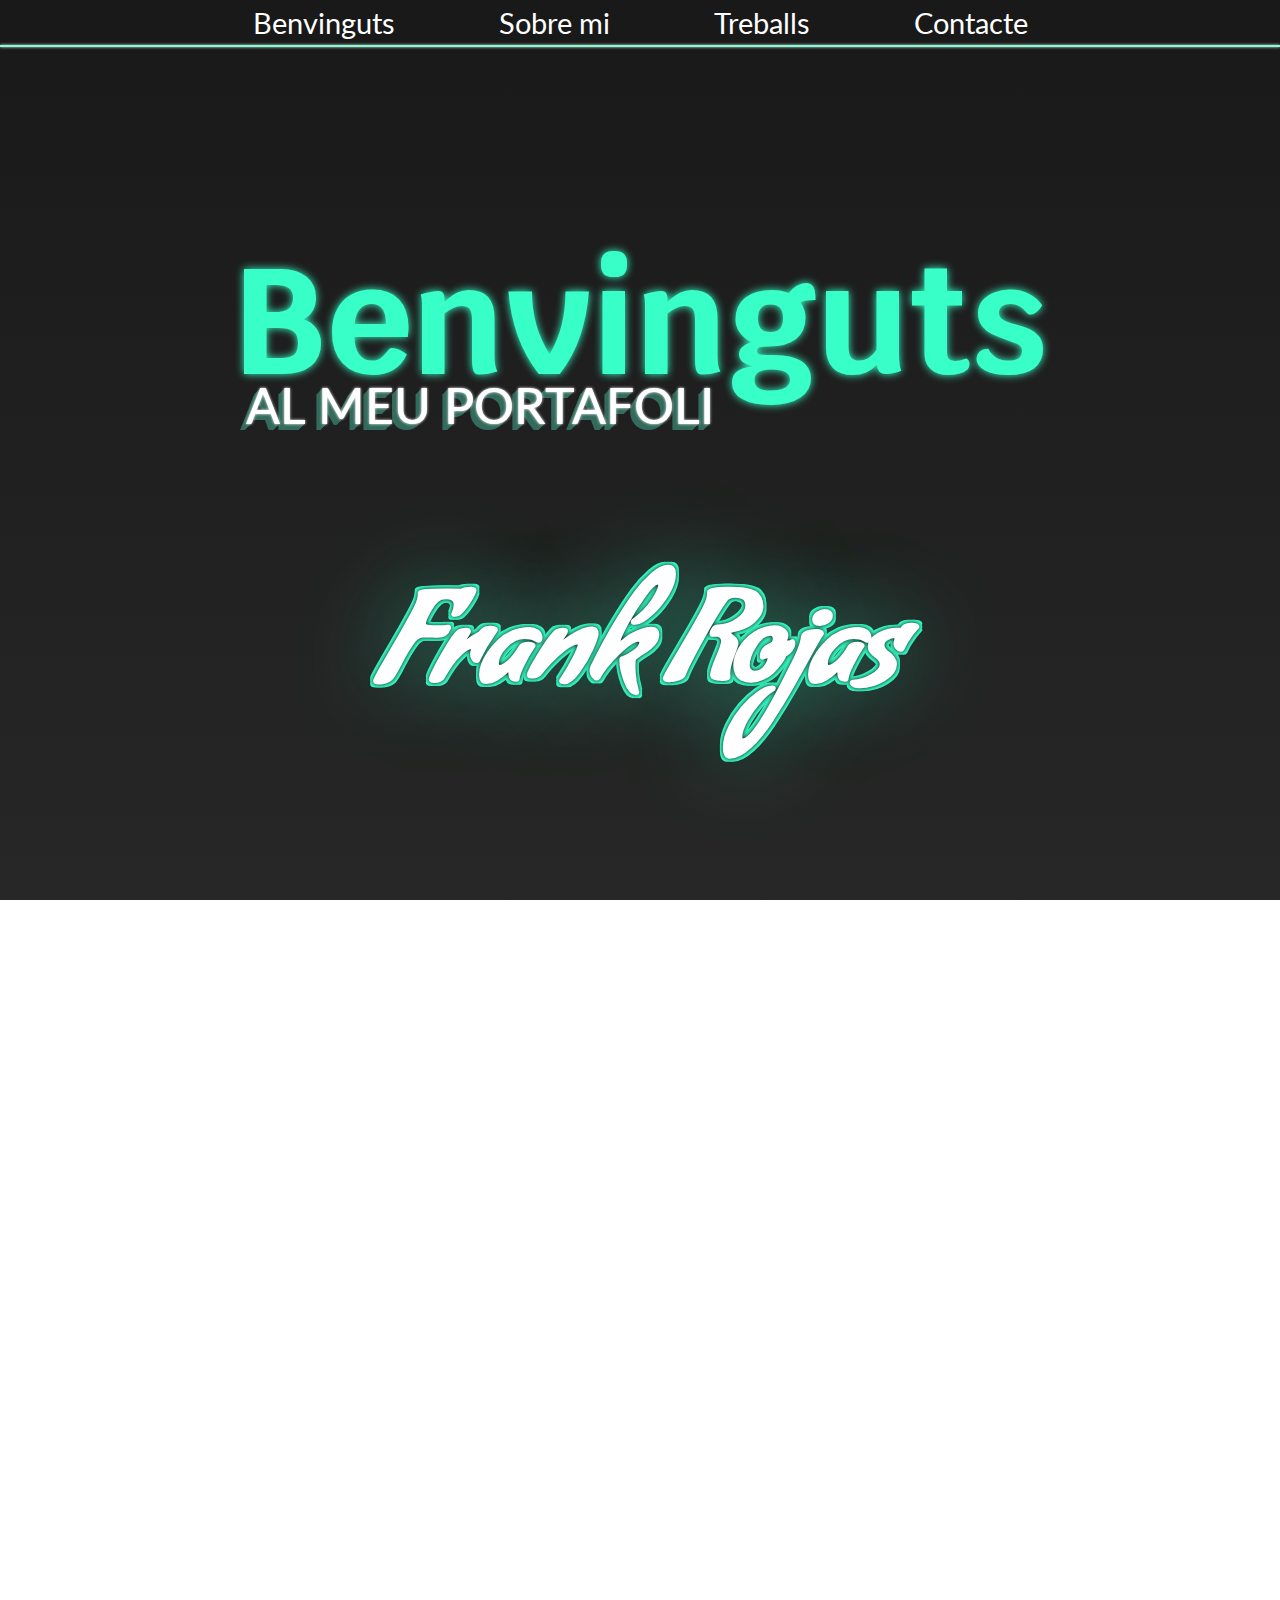
<file: index.html>
<!DOCTYPE html>
<html lang="en">
<head>
    <meta charset="UTF-8">
    <meta name="viewport" content="width=device-width, initial-scale=1.0, user-scalable=no">
    <title>Portfoli</title>

    <meta name="theme-color" content="turquoise">
    <meta name="msapplication-navbutton-color" content="turquoise">
    <meta name="apple-mobile-web-app-capable" content="yes">
    <meta name="apple-mobile-web-app-status-bar-style" content="turquoise">

    <link rel="icon" sizes="192x192" href="img/icon.png">
    <link rel="icon" sizes="512x512" href="img/icon.png">
    <link rel="apple-touch-icon" href="img/icon.png">

    <link rel="preconnect" href="https://fonts.googleapis.com">
    <link rel="preconnect" href="https://fonts.gstatic.com" crossorigin>
    
    <link href="https://fonts.googleapis.com/css2?family=Condiment&family=Krub:ital,wght@0,200;0,300;0,400;0,500;0,600;0,700;1,200;1,300;1,400;1,500;1,600;1,700&family=Lato:ital,wght@0,100;0,300;0,400;0,700;0,900;1,100;1,300;1,400;1,700;1,900&display=swap" rel="stylesheet">

    <link rel="icon" type="image/x-icon" href="img/favicon.ico">
    <link rel="stylesheet" href="css/style.css">
    
</head>
<body>
    <nav>
        <ul>
            <a href="#p1"><li>Benvinguts</li></a>
            <a href="#p2"><li>Sobre mi</li></a>
            <a href="#p3"><li>Treballs</li></a>
            <a href="#p4"><li>Contacte</li></a>
        </ul>
    </nav>

    <div class="linea"></div>

    <div class="pagina p1" id="p1">
        <div class="animacion">
            <div class="stars">
                <div class="star"></div>
                <div class="star"></div>
                <div class="star"></div>
                <div class="star"></div>
                <div class="star"></div>
                <div class="star"></div>
                <div class="star"></div>
                <div class="star"></div>
                <div class="star"></div>
                <div class="star"></div>
                <div class="star"></div>
                <div class="star"></div>
                <div class="star"></div>
                <div class="star"></div>
                <div class="star"></div>
                <div class="star"></div>
                <div class="star"></div>
                <div class="star"></div>
                <div class="star"></div>
                <div class="star"></div>
                <div class="star"></div>
                <div class="star"></div>
                <div class="star"></div>
                <div class="star"></div>
                <div class="star"></div>
                <div class="star"></div>
                <div class="star"></div>
                <div class="star"></div>
                <div class="star"></div>
                <div class="star"></div>
                <div class="star"></div>
                <div class="star"></div>
                <div class="star"></div>
                <div class="star"></div>
                <div class="star"></div>
                <div class="star"></div>
                <div class="star"></div>
                <div class="star"></div>
                <div class="star"></div>
                <div class="star"></div>
                <div class="star"></div>
                <div class="star"></div>
                <div class="star"></div>
                <div class="star"></div>
                <div class="star"></div>
                <div class="star"></div>
                <div class="star"></div>
                <div class="star"></div>
                <div class="star"></div>
                <div class="star"></div>
            </div>
        </div>
        <h1>Benvinguts</h1>
        <h2>AL MEU PORTAFOLI</h2>
        <h3>Frank Rojas</h3>
    </div>

    <div class="divisor1"></div>

    <div class="pagina p2" id="p2">
        <h2>Sobre mi</h2>
        <div class="fotoperfil">
            <img src="img/fotoperfil.png" alt="">
        </div>
        <div class="infoperfil">
            <p>Soc un estudiant del sector d'Arts Gràfiques amb experiència en programes de disseny i amb pràctiques d'imatge digital, il·lustració, maquetació i 3D. Durant el meu aprenentatge he pogut mostrar i exercitar la meva imaginació i creativitat donant resultats molt satisfactoris convertint-me en algú competent.</p>
            
            <p>M'encanta dissenyar i estic motivat a continuar aprenent per millorar les meves habilitats.</p>

            <h4>Habilitats</h4>

            <ul>
                <li>Il·lustració</li>
                <li>Mapa de bits</li>
                <li>Maquetació</li>
                <li>Dibuix</li>
                <li>3D</li>
                <li>Disseny gràfic</li>
                <li>Impressió digital</li>
                <li>Tractament de textos</li>
            </ul>
        </div>
    </div>

    <div class="divisor2"></div>

    <div class="pagina p3" id="p3">
        <h2>Treballs</h2>
        <ul>
            <a href="MP08UF1001_rojasF_inici/index.html">
                <li class="inici">
                    <b>Inici</b>
                </li>
            </a>
            <a href="MP08UF1002_rojasF_calendari/index.html">
                <li class="calendari">
                    <b>Calendari</b>
                </li>
            </a>
            <a href="MP08UF1003_rojasF_feedly/index.html">
                <li class="feedly">
                    <b>Feedly</b>
                </li>
            </a>
            <a href="MP08UF1004_rojasF_flotacions/index.html">
                <li class="flotacions">
                    <b>Flotacions</b>
                </li>
            </a>
            <a href="MP08UF1005_rojasF_escacs/index.html">
                <li class="escacs">
                    <b>Escacs</b>
                </li>
            </a>
            <a href="MP08UF1006_rojasF_watchmen/index.html">
                <li class="watchmen">
                    <b>Watchmen</b>
                </li>
            </a>
            <a href="MP08UF1007_rojasF_ifpagram/index.html">
                <li class="ifpagram">
                    <b>Ifpagram</b>
                </li>
            </a>
            <a href="MP08UF1008_rojasF_floreta/index.html">
                <li class="floreta">
                    <b>Floreta</b>
                </li>
            </a>
            <a href="MP08UF1009_rojasF_careta/index.html">
                <li class="careta">
                    <b>Careta</b>
                </li>
            </a>
        </ul>
    </div>

    <div class="pagina p4" id="p4">
        <h2>Contacte</h2>
        <ul>
            <a class="rs instagram" href="https://www.instagram.com/">
                <p>Instagram</p>
            </a>
            <a class="rs facebook" href="https://www.facebook.com/?locale2=es_ES&_rdr">
                <p>Facebook</p>
            </a>
            <a class="rs youtube" href="https://www.youtube.com/">
                <p>Youtube</p>
            </a>
            <a class="rs twitter" href="https://x.com/home">
                <p>Twitter</p>
            </a>
            <a class="rs linkedin" href="https://es.linkedin.com/">
                <p>LinkedIn</p>
            </a>
            <a class="rs behance" href="https://www.behance.net/">
                <p>Behance</p>
            </a>
        </ul>
    </div>
</body>
</html>
</file>
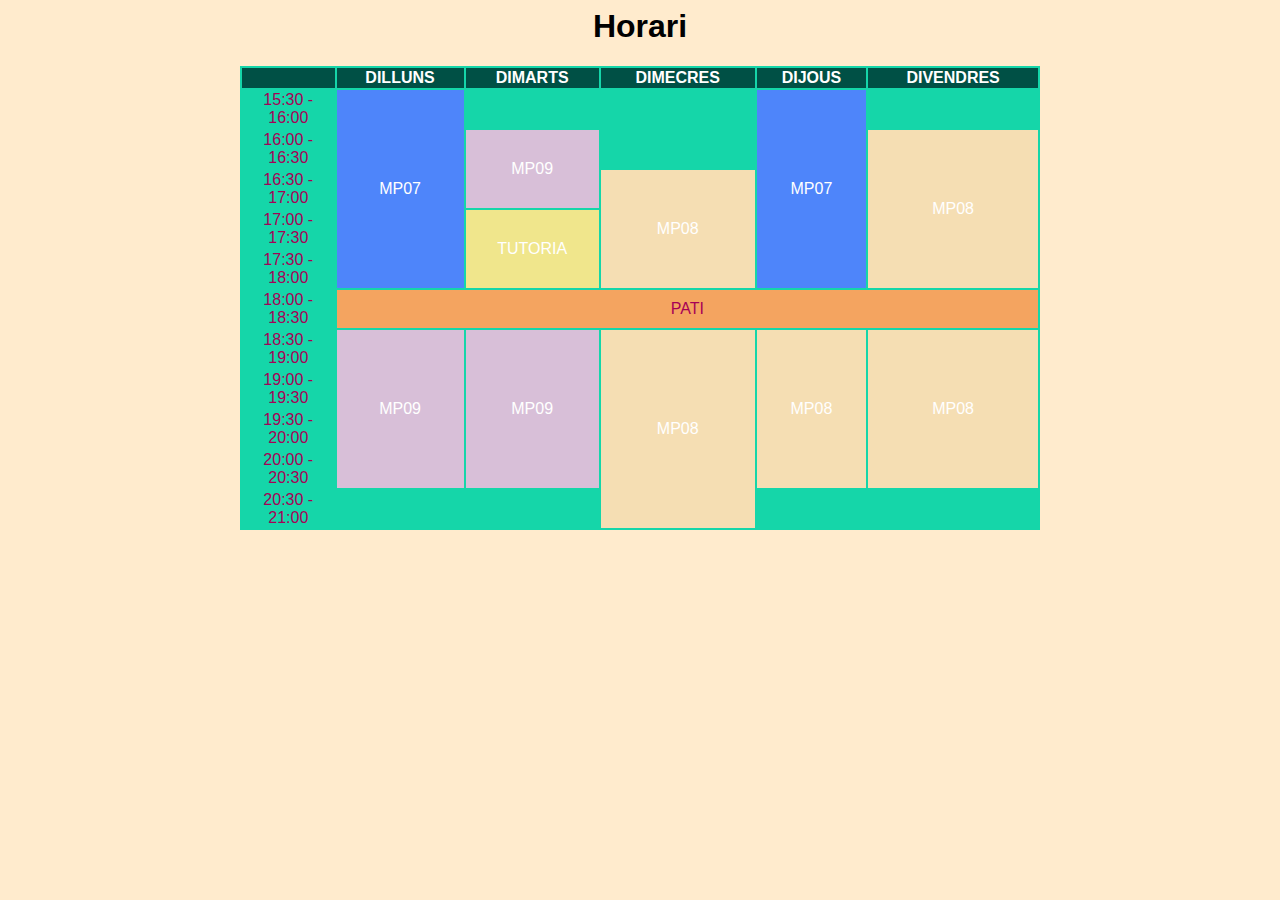
<file: MP08UF1002_rojasF_calendari/index.html>
<html>
    <head>
        <title>Calendari</title>
        <style>

            .mp07:hover, .mp08:hover, .mp09:hover, .tutoria:hover {
                            background-color: white;
                            color: black;
                        }

            body {
                background-color:blanchedalmond;
                font-family: 'Trebuchet MS', 'Lucida Sans Unicode', 'Lucida Grande', 'Lucida Sans', Arial, sans-serif;
                text-align: center;
            }

            table {
                color: rgb(167, 0, 86);
                background-color:rgb(21, 214, 169);
                text-align: center;
                width: 800px;
                margin: auto;
            }

            h1 {
                
            }

            th {
                color: white;
                background-color: rgb(0, 80, 69);
                width: 50px;
            }

            .mp07 {
                background-color: rgb(78, 133, 250);
            }

            .mp07:hover {
                background-color: rgb(0, 75, 166);
            }

            .mp09 {
                background-color: thistle;
            }

            .mp09:hover {
                background-color: palevioletred;
            }

            .mp08 {
                background-color: wheat;
            }

            .mp08:hover {
                background-color: burlywood;
            }

            .tutoria {
                background-color:khaki;
            }

            .tutoria:hover {
                background-color: rgb(230, 210, 0);
            }

            .pati {
                background-color: sandybrown;
            }

            /* Com combinar etiquetes */

            .mp07, .mp08, .mp09, .tutoria {
                color: white;
            }

           


        </style>
    </head>

    <body>
        
        <h1>Horari</h1>
       
        <table>
            <tr>
                <th width="150px"></th>
                <th width="150px" colspan="">DILLUNS</th>
                <th width="150px" colspan="">DIMARTS</th>
                <th width="150px" rowspan="">DIMECRES</th>
                <th width="150px" colspan="">DIJOUS</th>
                <th width="150px" colspan="">DIVENDRES</th>
            </tr>
            <tr>
                <td>15:30 - 16:00</td>
                <td rowspan="5" class="mp07">MP07</td>
                <td></td>
                <td rowspan="2"></td>
                <td rowspan="5" class="mp07">MP07</td>
                <td></td>
            </tr>
            <tr>
                <td>16:00 - 16:30</td>
                <td rowspan="2" class="mp09">MP09</td>
                <td rowspan="4" class="mp08">MP08</td>

            </tr>
            <tr>
                <td>16:30 - 17:00</td>
                <td rowspan="3" class="mp08">MP08</td>
            </tr>
            <tr>
                <td>17:00 - 17:30</td>
                <td rowspan="2" class="tutoria">TUTORIA</td>

            </tr>
            <tr>
                <td>17:30 - 18:00</td>

            </tr>
            <tr>
                <td>18:00 - 18:30</td>
                <td colspan="5" class="pati">PATI</td>

            </tr>
            <tr>
                <td>18:30 - 19:00</td>
                <td rowspan="4" class="mp09">MP09</td>
                <td rowspan="4" class="mp09">MP09</td>
                <td rowspan="5" class="mp08">MP08</td>
                <td rowspan="4" class="mp08">MP08</td>
                <td rowspan="4" class="mp08">MP08</td>

            </tr>
            <tr>
                <td>19:00 - 19:30</td>

            </tr>
            <tr>
                <td>19:30 - 20:00</td>

            </tr>
            <tr>
                <td>20:00 - 20:30</td>

            </tr>
            <tr>
                <td>20:30 - 21:00</td>
                <td></td>
                <td></td>
                <td></td>
                <td></td>
            </tr>
        </table>
    </body>
</html>
</file>
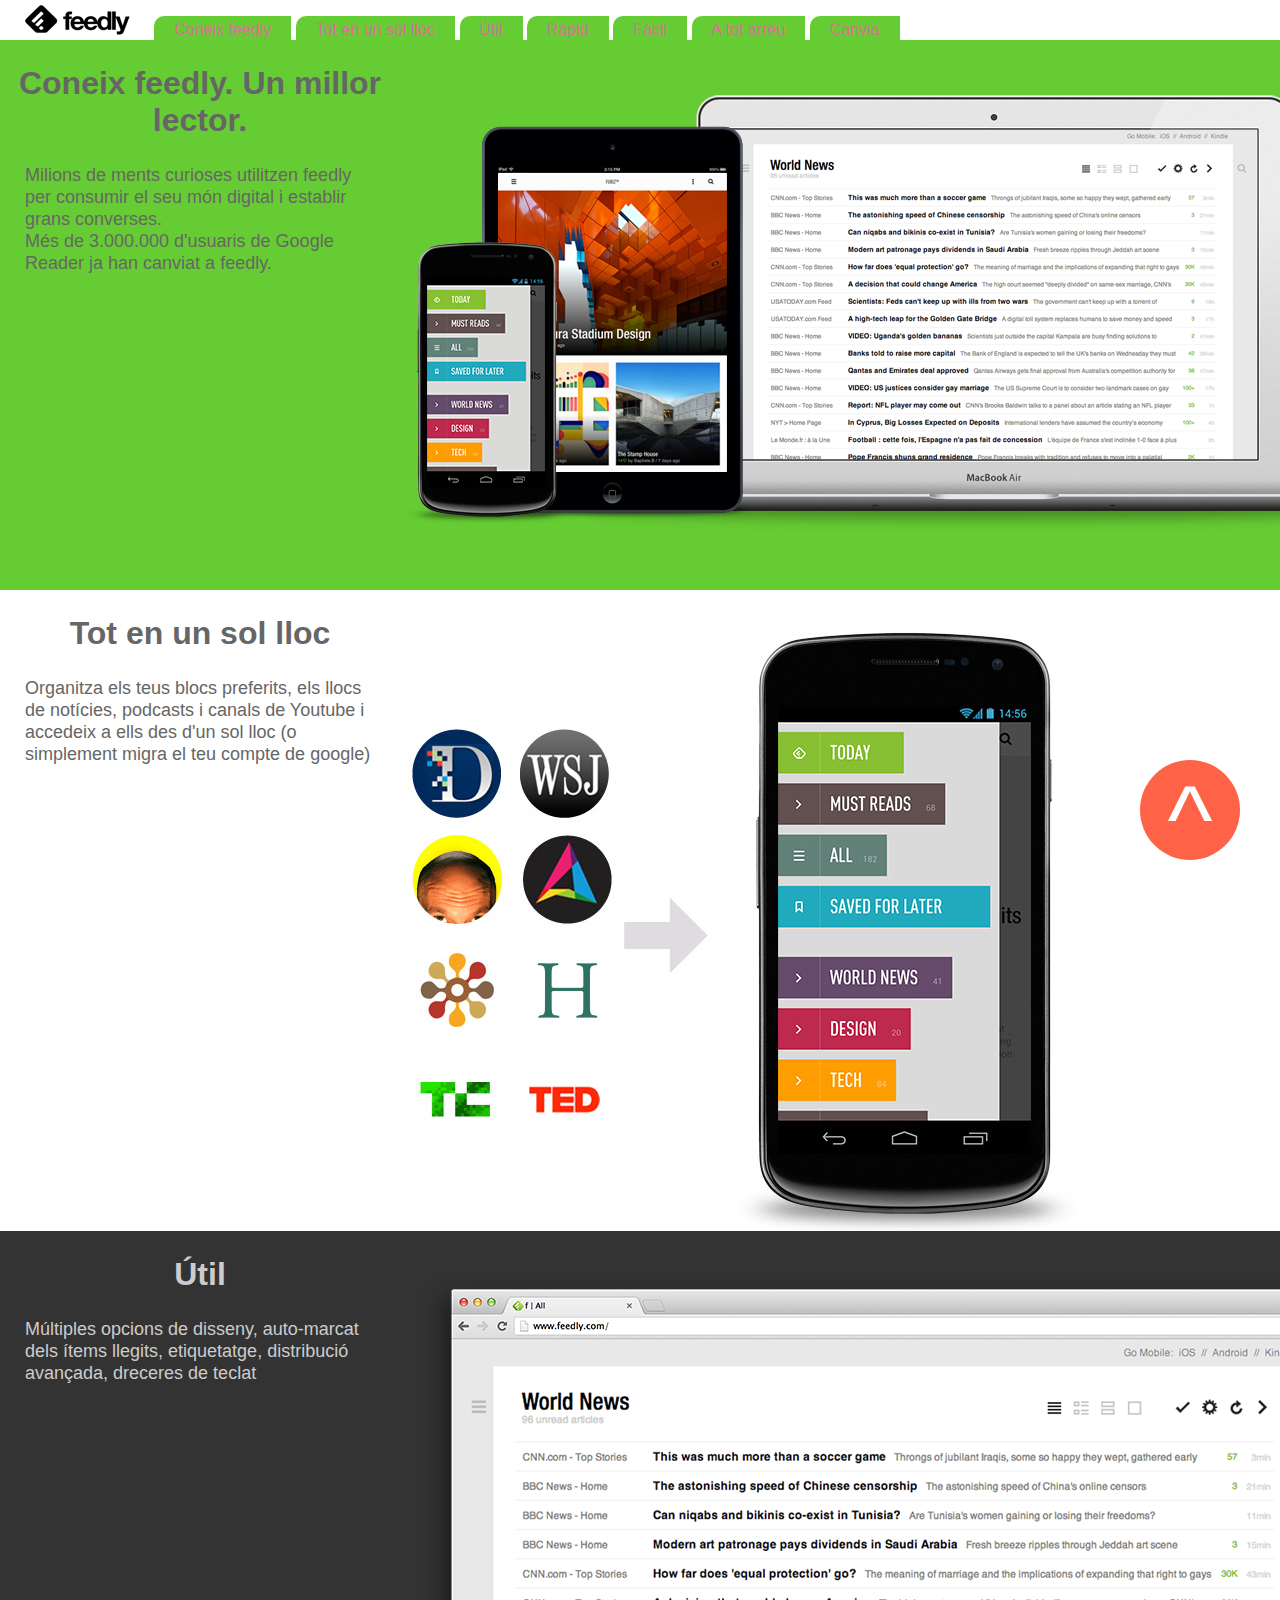
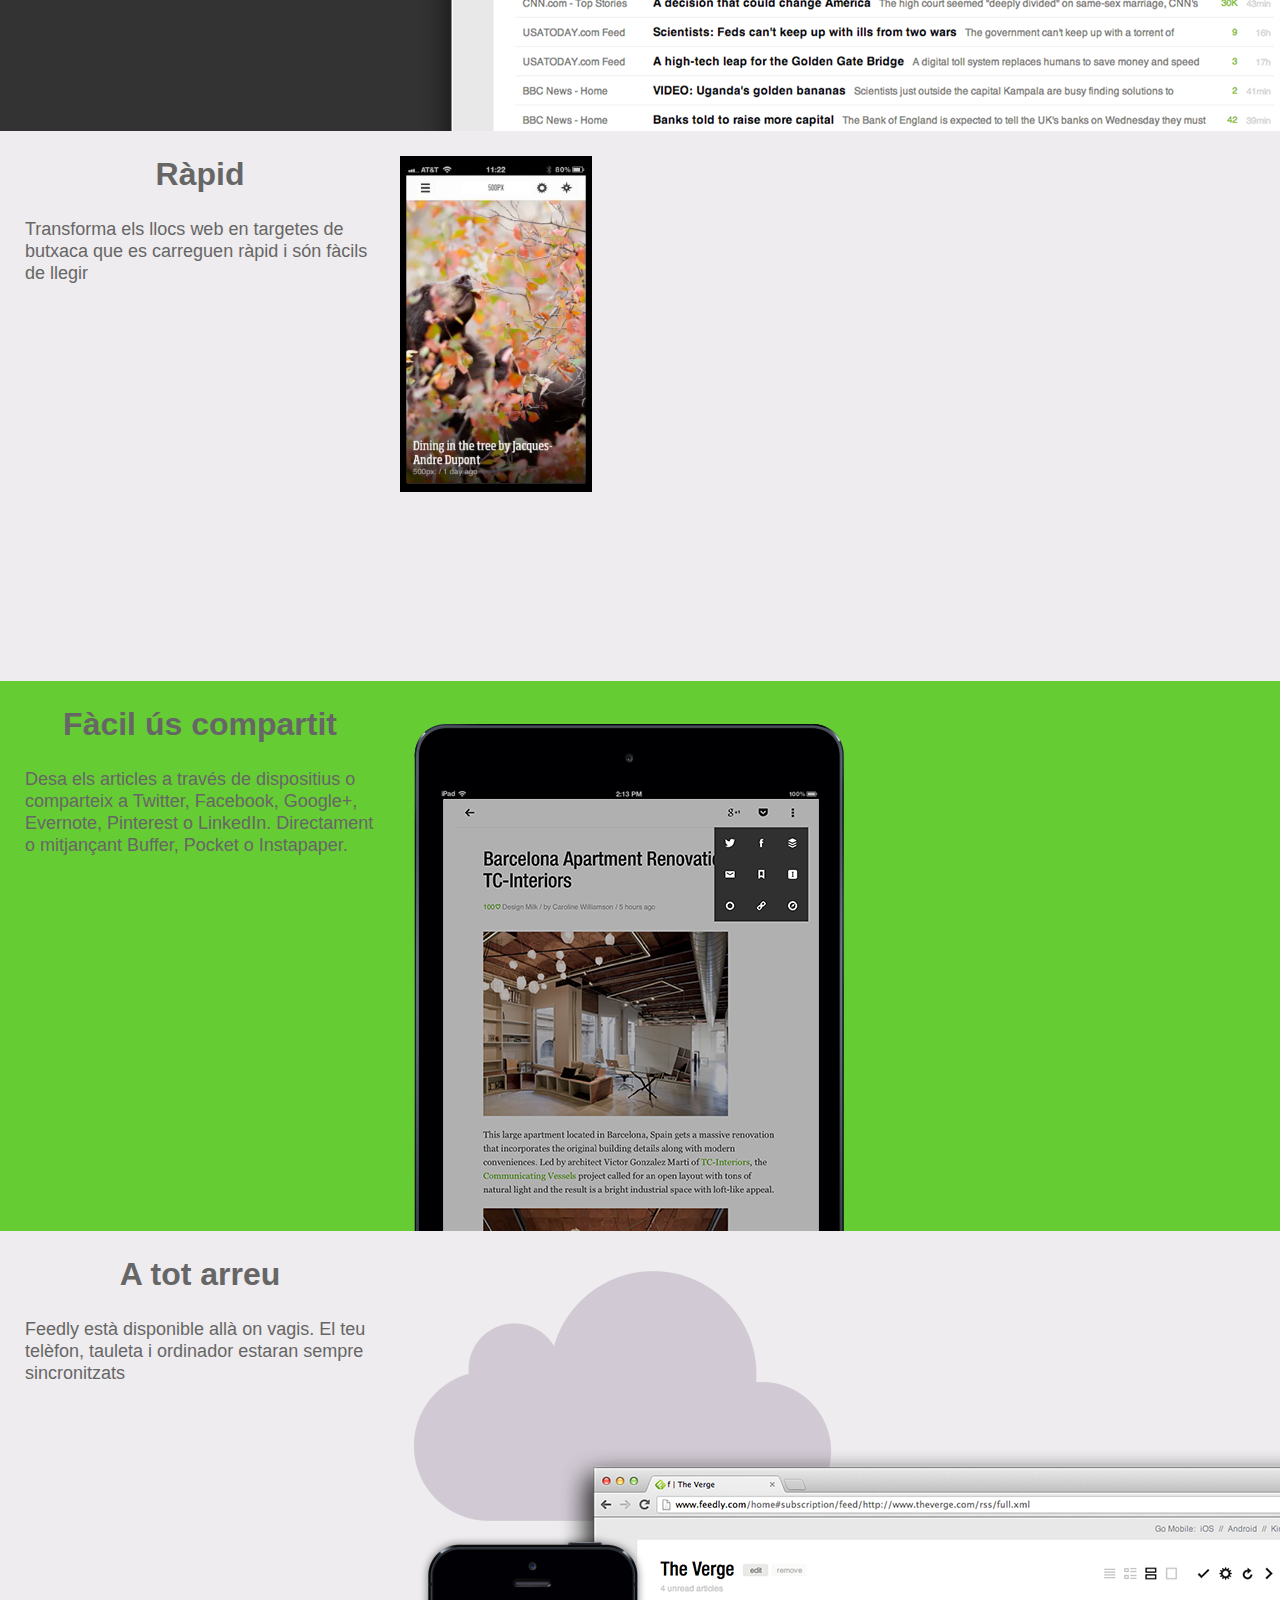
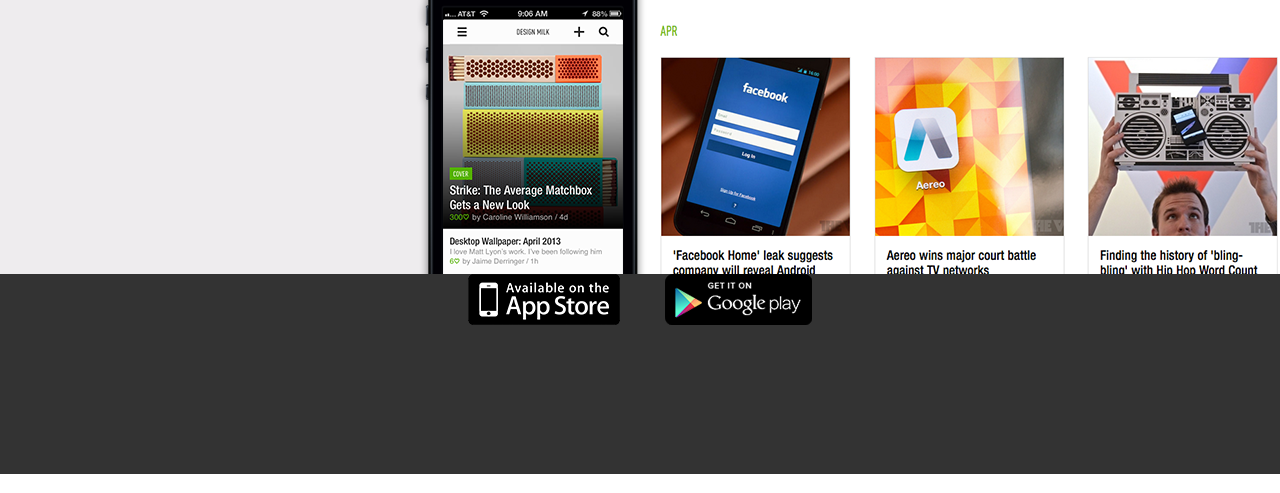
<file: MP08UF1003_rojasF_feedly/index.html>
<!DOCTYPE html>
<html lang="en">
<head>
    <meta charset="UTF-8">
    <meta name="viewport" content="width=device-width, initial-scale=1.0">
    <title>Feedly</title>
    <style>
        body{
            margin: 0;
            padding: 0;
            position: relative;
            color: #666;
            font-family: Arial, Helvetica, sans-serif;
        }
        div{
            background-color: ;
        }

        .clar{
            color: #CCC;
        }

        h1{
            margin: 0;
            padding: 25px 0;
            background-color: ;
            margin: 0px 0px 0px 0px;
            text-align: center;
            width: 400px;
        }

        p{
            margin: 0px 0px 0px 0px;
            font-size: 1.125rem;
            line-height: 1.375rem;
            width: 350px;
            background-color: ;
            padding: 0 25px;

        }

        .navegació{
            background-color:#FFF;
            padding: 0px;

        }

        .coneix{
            height: 550px;
            background-image: url(img/img-hero-full-list.png);
            background-repeat: no-repeat;
            background-position: 400px 25px;
        }

        .tot{
            height: 641px;
            background-color: #FFF;
            background-image: url(img/allinone.jpg);
            background-repeat: no-repeat;
            background-position: 400px 25px;
        }

        .util{
            background-color: #333;
            height: 500px;
            background-image: url(img/curator-short.png);
            background-repeat: no-repeat;
            background-position: 400px 25px;
        }

        .rapid{
            background-color: #EEECEE;
            height: 550px;
            background-image: url(img/swipe_01.png);
            background-repeat: no-repeat;
            background-position: 400px 25px;
            background-size: 15%;
        }

        .facil{
            height: 550px;
            background-image: url(img/mobile-share.png);
            background-repeat: no-repeat;
            background-position: 400px 25px;
        }

        .arreu{
            background-color: #EEECEE;
            height: 643px;
            background-image: url(img/anywhere.png);
            background-repeat: no-repeat;
            background-position: 400px 25px;
        }

        .descarrega{
            height: 200px;
            background-color: #333;
            text-align: center;
            padding: 0px;
            
        }


        .mostra{
            width: 200px;
            height: 200px;
            
        }

        ul{
            
            padding: 5px;
            margin: 0;
        }

        li{
            
            padding: 0 0px 0 0;
        }

        
        a:link {
            color: palevioletred;
            text-decoration: none;
            text-align: center;
        }

        a:hover{
            color: red;
            background-color: pink;

        }

        .sensestil{
            background-color: transparent;
        }

        .sensestil:link{
            background-color: transparent;
        }
        

        .tornar{
            width: 100px;
            height: 100px;
            background-color: tomato;
            border-radius: 50px;
            text-align: center;
            color: white;
            font-size: 6rem;
            line-height: 7.5rem;
            position: fixed;
            right: 40px;
            bottom: 40px;
        }

        @media screen and (min-width:480px) {
            
            .navegació{
            height: 40px;
            }
            
            .coneix{
            
                background-color: #6C3;
            }

            a:link{
                background-color: #6C3;
                border-radius: 10px 0px 0px 0px;
                padding: 5px 20px 2px 20px;
            }

            .facil{
                background-color: #6C3;
            }

            li{
                display: inline;
            }
        }


        @media screen and (max-width:480px) {
            
            .navegació{
                height: ;
            }
            
            .coneix{
            
                background-color: red;
            }

            a:link{
                background-color: red;
                border-radius:0px;
                padding: 0px;
                color: white;
            }

            .facil{
                background-color: red;
            }

            li{
                display: block;
                background: red;
                margin: 1px 0px;
                padding: 5px;
            }

            ul {
                padding: 0px;
            }

            .coneix, .tot, .util, .rapid, .facil, .arreu, .canvia {
                background-position: 0px 300px;
                background-size: 100vw;
            }


        }


        

    </style>

    

</head>
<body>
    <div class="navegació" id="inici">
        
        <ul>
            <a href="#inici" style="background-color: transparent;"><li style="background-color: white;"><img src="img/feedly-logo-small-black.png" alt=""></li></a>
            <a href="#coneix"><li>Coneix feedly</li></a>
            <a href="#tot"><li>Tot en un sol lloc</li></a>
            <a href="#class"><li>Útil</li></a>
            <a href="#rapid"><li>Ràpid</li></a>
            <a href="#facil"><li>Fàcil</li></a>
            <a href="#arreu"><li>A tot arreu</li></a>
            <a href="#descarrega"><li>Canvia</li></a>
            </ul>

    </div>
    <div class="coneix" id="coneix">
        <h1>Coneix feedly. Un millor lector.</h1>
        <p>Milions de ments curioses utilitzen feedly per consumir el seu món digital i establir grans converses.</p> 
            <p>Més de 3.000.000 d'usuaris de Google Reader ja han canviat a feedly.</p>
            

            <div class="mostra"></div>
    </div>
    
    
    <div class="tot" id="tot">
        <h1>Tot en un sol lloc</h1>
        <p>Organitza els teus blocs preferits, els llocs de notícies, podcasts i canals de Youtube i accedeix a ells des d'un sol lloc (o simplement migra el teu compte de google)</p>
    </div>
    <div class="util clar" id="class">
        <h1>Útil</h1>
        <p>Múltiples opcions de disseny, auto-marcat dels ítems llegits, etiquetatge, distribució avançada, dreceres de teclat</p>
    </div>

    
    <div class="rapid" id="rapid">
        <h1>Ràpid</h1>
        <p>Transforma els llocs web en targetes de butxaca que es carreguen ràpid i són fàcils de llegir</p>
    </div>
    <div class="facil" id="facil">
        <h1>Fàcil ús compartit</h1>
        <p>Desa els articles a través de dispositius o comparteix a Twitter, Facebook, Google+, Evernote, Pinterest o LinkedIn. Directament o mitjançant Buffer, Pocket o Instapaper.</p>
    </div>
    <div class="arreu" id="arreu">
        <h1>A tot arreu</h1>
        <p>Feedly està disponible allà on vagis. El teu telèfon, tauleta i ordinador estaran sempre sincronitzats</p>
    </div>
    <div class="descarrega" id="descarrega">
        <a class="sensestil" href="https://www.apple.com/la/app-store/"><img src="img/appstore.png" alt=""></a>
        <a class="sensestil" href="https://play.google.com/store/games?pli=1"><img src="img/googleplay.png" alt=""></a>
    </div>

    <a class="sensestil" href="#inici"><div class="tornar">^</div></a>

</body>
</html>

<!--
contingut
    width
    height

margin
    margin-top
    margin-right
    margin-botton
    margin-left

border
    border-top 
    border-right
    border-botton
    border-left

padding
    padding-top
    padding-right
    padding-botton 
    padding-left


-->





<!--

    HTML
        a
        a href
        a name
        a target

    CSS (pseudoclasses)
        td:hover
        4 estats d'enllaços
        a:link = a
        a:hover => quan passen per sobra
        a:active => quan cliquen
        a:visited => quan ja hem visitat l'enllaç


-->
</file>
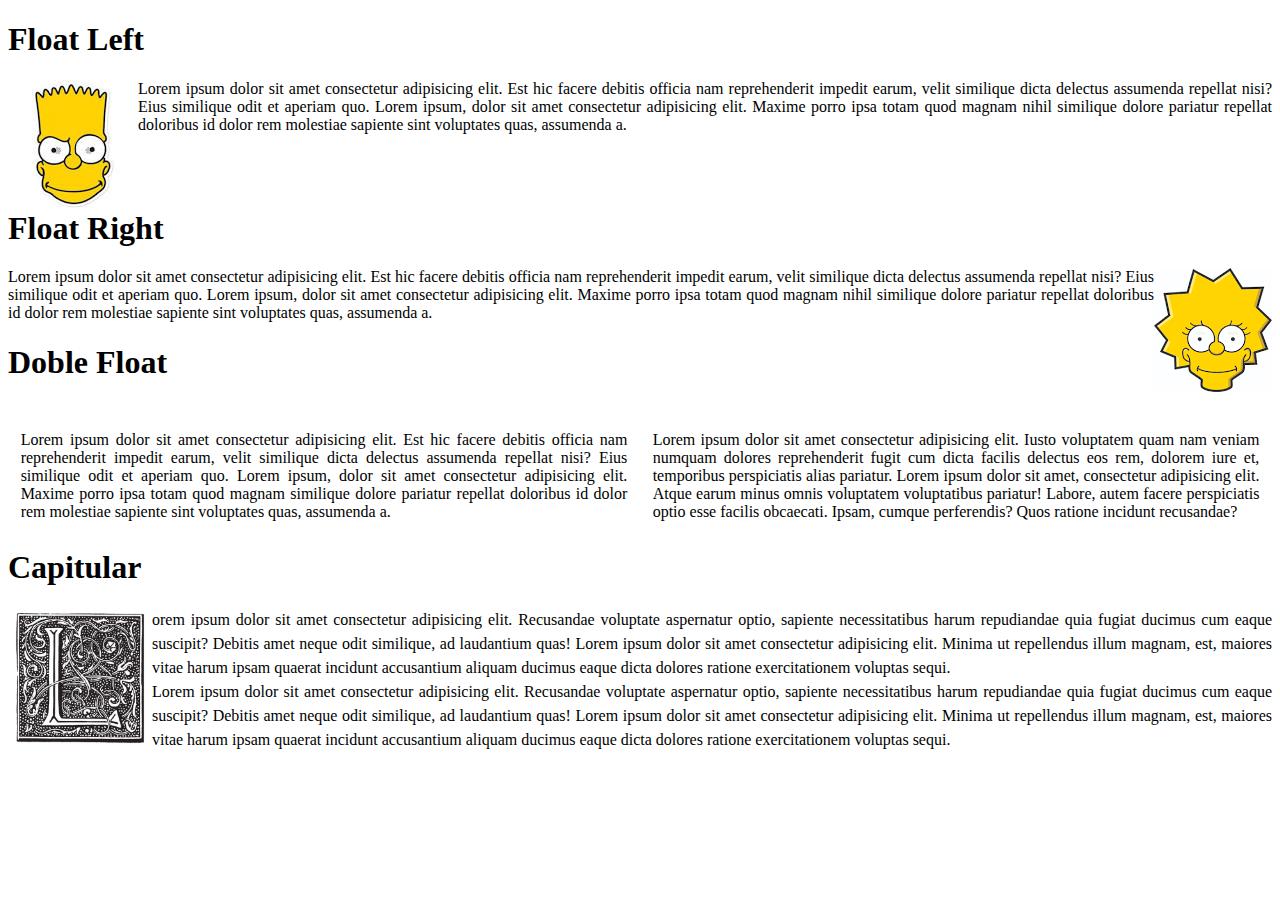
<file: MP08UF1004_rojasF_flotacions/index.html>
<!DOCTYPE html>
<html lang="en">
<head>
    <meta charset="UTF-8">
    <meta name="viewport" content="width=device-width, initial-scale=1.0">
    <title>Float</title>
    <style>
        img {
            float:none;
        }

        .left img {
            float: left;
        }

        .right img {
            float: right;
        }

        p{
            text-align: justify;
        }

        h1 {
            clear: left;
        }

        .primer {
            width: 48%;
            float: left;
            padding: 1%;
        }

        .segon {
            width: 48%;
            float: right;
            padding: 1%;
        }

        .capitular p {
            margin: 0;
            line-height: 24px;
        }

        .capitular img {
            width: 144px;
            float: left;
        }

    </style>
</head>
<body>
    <div class="left">
        <h1>Float Left</h1>
        <img src="img/bart.jpg" alt="">
        <p>Lorem ipsum dolor sit amet consectetur adipisicing elit. Est hic facere debitis officia nam reprehenderit impedit earum, velit similique dicta delectus assumenda repellat nisi? Eius similique odit et aperiam quo. Lorem ipsum, dolor sit amet consectetur adipisicing elit. Maxime porro ipsa totam quod magnam nihil similique dolore pariatur repellat doloribus id dolor rem molestiae sapiente sint voluptates quas, assumenda a.</p>
    </div>

    <div class="right">
        <h1>Float Right</h1>
        <img src="img/lisa.png" alt="">
        <p>Lorem ipsum dolor sit amet consectetur adipisicing elit. Est hic facere debitis officia nam reprehenderit impedit earum, velit similique dicta delectus assumenda repellat nisi? Eius similique odit et aperiam quo. Lorem ipsum, dolor sit amet consectetur adipisicing elit. Maxime porro ipsa totam quod magnam nihil similique dolore pariatur repellat doloribus id dolor rem molestiae sapiente sint voluptates quas, assumenda a.</p>
    </div>

    <div class="columnes"></div>
        <h1>Doble Float</h1>
        <p class="primer">Lorem ipsum dolor sit amet consectetur adipisicing elit. Est hic facere debitis officia nam reprehenderit impedit earum, velit similique dicta delectus assumenda repellat nisi? Eius similique odit et aperiam quo. Lorem ipsum, dolor sit amet consectetur adipisicing elit. Maxime porro ipsa totam quod magnam similique dolore pariatur repellat doloribus id dolor rem molestiae sapiente sint voluptates quas, assumenda a.</p>
        <p class="segon">Lorem ipsum dolor sit amet consectetur adipisicing elit. Iusto voluptatem quam nam veniam numquam dolores reprehenderit fugit cum dicta facilis delectus eos rem, dolorem iure et, temporibus perspiciatis alias pariatur. Lorem ipsum dolor sit amet, consectetur adipisicing elit. Atque earum minus omnis voluptatem voluptatibus pariatur! Labore, autem facere perspiciatis optio esse facilis obcaecati. Ipsam, cumque perferendis? Quos ratione incidunt recusandae?</p>
    </div>

    <div class="capitular">
        <h1>Capitular</h1>
        <img src="img/capitular.jpg" alt="">
        <p class="Capitular">orem ipsum dolor sit amet consectetur adipisicing elit. Recusandae voluptate aspernatur optio, sapiente necessitatibus harum repudiandae quia fugiat ducimus cum eaque suscipit? Debitis amet neque odit similique, ad laudantium quas! Lorem ipsum dolor sit amet consectetur adipisicing elit. Minima ut repellendus illum magnam, est, maiores vitae harum ipsam quaerat incidunt accusantium aliquam ducimus eaque dicta dolores ratione exercitationem voluptas sequi.</p>
        <p>Lorem ipsum dolor sit amet consectetur adipisicing elit. Recusandae voluptate aspernatur optio, sapiente necessitatibus harum repudiandae quia fugiat ducimus cum eaque suscipit? Debitis amet neque odit similique, ad laudantium quas! Lorem ipsum dolor sit amet consectetur adipisicing elit. Minima ut repellendus illum magnam, est, maiores vitae harum ipsam quaerat incidunt accusantium aliquam ducimus eaque dicta dolores ratione exercitationem voluptas sequi.</p>
    </div>

</body>
</html>
</file>
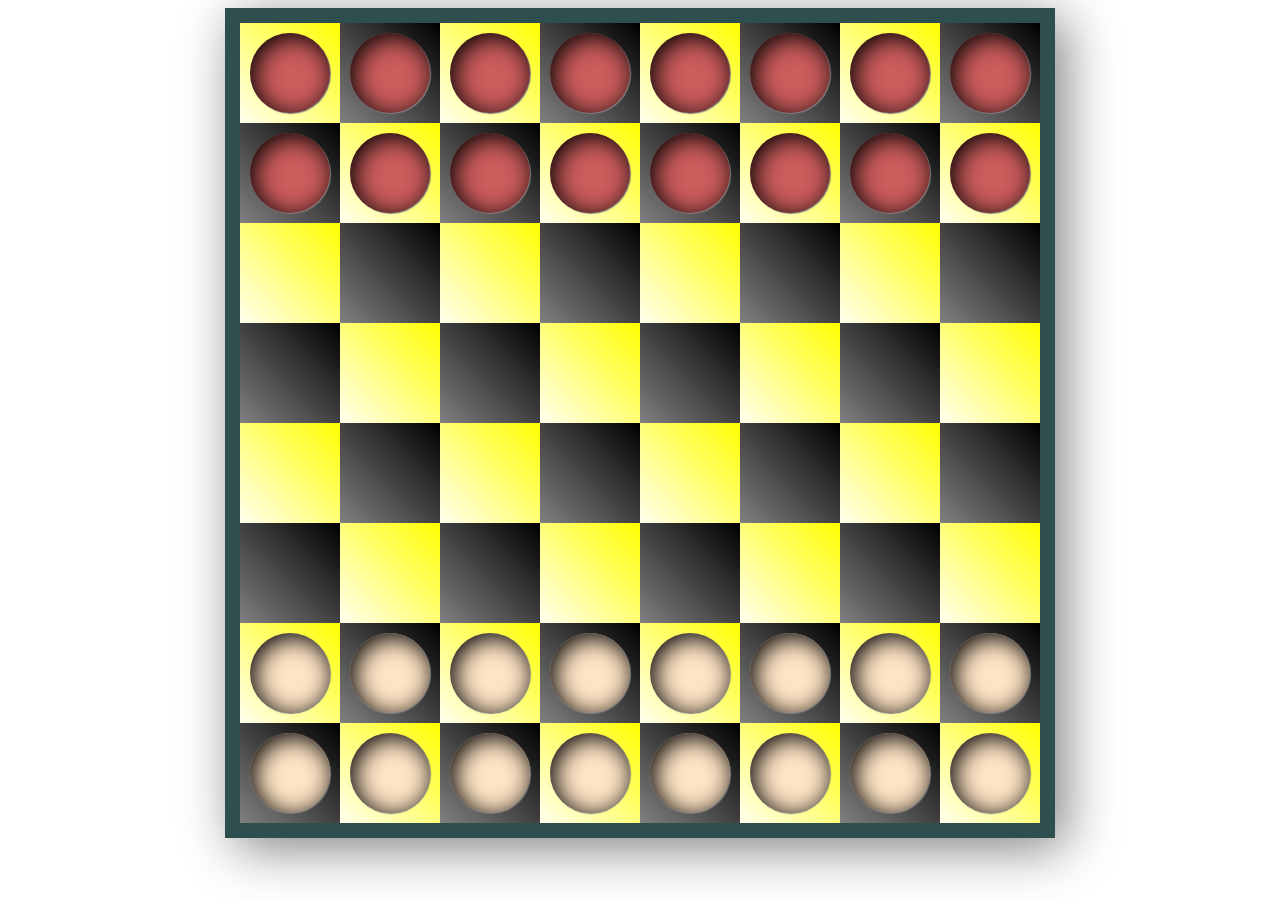
<file: MP08UF1005_rojasF_escacs/index.html>
<!DOCTYPE html>
<html lang="en">
<head>
    <meta charset="UTF-8">
    <meta name="viewport" content="width=device-width, initial-scale=1.0">
    <title>Escacs</title>
    <link rel="stylesheet" href="index.css">
</head>
<body>
    <div class="taulell">
        <div class="contenidor">
            <div class="casella">
                <div class="fitxa"></div>
            </div>
            <div class="casella">
                <div class="fitxa"></div>
            </div>
            <div class="casella">
                <div class="fitxa"></div>
            </div>
            <div class="casella">
                <div class="fitxa"></div>
            </div>
            <div class="casella">
                <div class="fitxa"></div>
            </div>
            <div class="casella">
                <div class="fitxa"></div>
            </div>
            <div class="casella">
                <div class="fitxa"></div>
            </div>
            <div class="casella">
                <div class="fitxa"></div>
            </div>
        </div>
        <div class="contenidor">
            <div class="casella">
                <div class="fitxa"></div>
            </div>
            <div class="casella">
                <div class="fitxa"></div>
            </div>
            <div class="casella">
                <div class="fitxa"></div>
            </div>
            <div class="casella">
                <div class="fitxa"></div>
            </div>
            <div class="casella">
                <div class="fitxa"></div>
            </div>
            <div class="casella">
                <div class="fitxa"></div>
            </div>
            <div class="casella">
                <div class="fitxa"></div>
            </div>
            <div class="casella">
                <div class="fitxa"></div>
            </div>
        </div>
        <div class="contenidor">
            <div class="casella"></div>
            <div class="casella"></div>
            <div class="casella"></div>
            <div class="casella"></div>
            <div class="casella"></div>
            <div class="casella"></div>
            <div class="casella"></div>
            <div class="casella"></div>
        </div>
        <div class="contenidor">
            <div class="casella"></div>
            <div class="casella"></div>
            <div class="casella"></div>
            <div class="casella"></div>
            <div class="casella"></div>
            <div class="casella"></div>
            <div class="casella"></div>
            <div class="casella"></div>
        </div>
        <div class="contenidor">
            <div class="casella"></div>
            <div class="casella"></div>
            <div class="casella"></div>
            <div class="casella"></div>
            <div class="casella"></div>
            <div class="casella"></div>
            <div class="casella"></div>
            <div class="casella"></div>
        </div>
        <div class="contenidor">
            <div class="casella"></div>
            <div class="casella"></div>
            <div class="casella"></div>
            <div class="casella"></div>
            <div class="casella"></div>
            <div class="casella"></div>
            <div class="casella"></div>
            <div class="casella"></div>
        </div>
        <div class="contenidor">
            <div class="casella">
                <div class="fitxa"></div>
            </div>
            <div class="casella">
                <div class="fitxa"></div>
            </div>
            <div class="casella">
                <div class="fitxa"></div>
            </div>
            <div class="casella">
                <div class="fitxa"></div>
            </div>
            <div class="casella">
                <div class="fitxa"></div>
            </div>
            <div class="casella">
                <div class="fitxa"></div>
            </div>
            <div class="casella">
                <div class="fitxa"></div>
            </div>
            <div class="casella">
                <div class="fitxa"></div>
            </div>
        </div>
        <div class="contenidor">
            <div class="casella">
                <div class="fitxa"></div>
            </div>
            <div class="casella">
                <div class="fitxa"></div>
            </div>
            <div class="casella">
                <div class="fitxa"></div>
            </div>
            <div class="casella">
                <div class="fitxa"></div>
            </div>
            <div class="casella">
                <div class="fitxa"></div>
            </div>
            <div class="casella">
                <div class="fitxa"></div>
            </div>
            <div class="casella">
                <div class="fitxa"></div>
            </div>
            <div class="casella">
                <div class="fitxa"></div>
            </div>
        </div>
    </div>
</body>
</html>
</file>
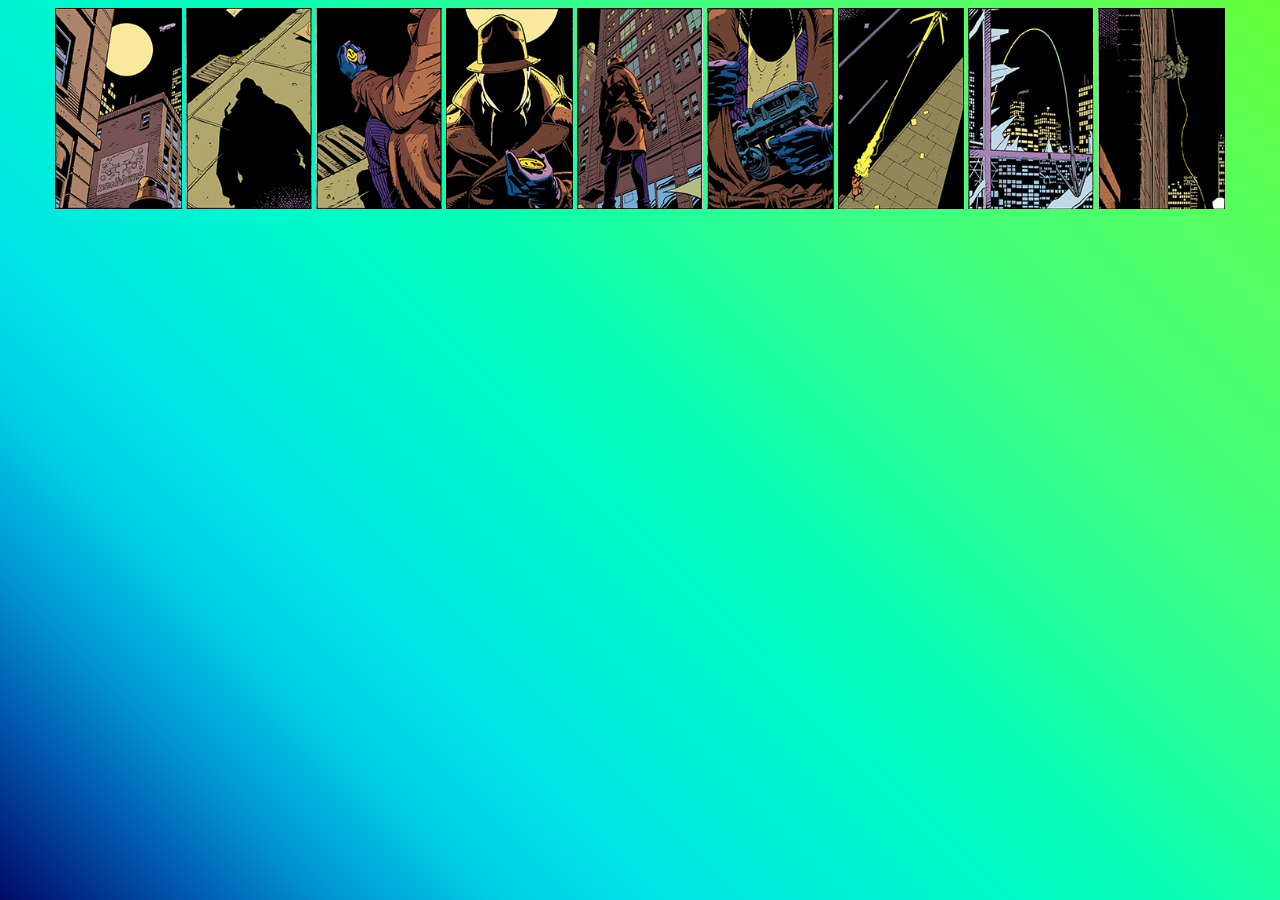
<file: MP08UF1006_rojasF_wacthmen/index.html>
<!DOCTYPE html>
<html lang="en">
<head>
    <meta charset="UTF-8">
    <meta name="viewport" content="width=device-width, initial-scale=1.0">
    <title>Watchmen</title>
    <link rel="stylesheet" href="fonts.css" media="screen">
    <link rel="stylesheet" href="print.css" media="print">
</head>
<body>
    <img src="img/Watch1.png" alt="">
    <img src="img/Watch2.png" alt="">
    <img src="img/Watch3.png" alt="">
    <img src="img/Watch4.png" alt="">
    <img src="img/Watch5.png" alt="">
    <img src="img/Watch6.png" alt="">
    <img src="img/Watch7.png" alt="">
    <img src="img/Watch8.png" alt="">
    <img src="img/Watch9.png" alt="">
</body>
</html>
</file>
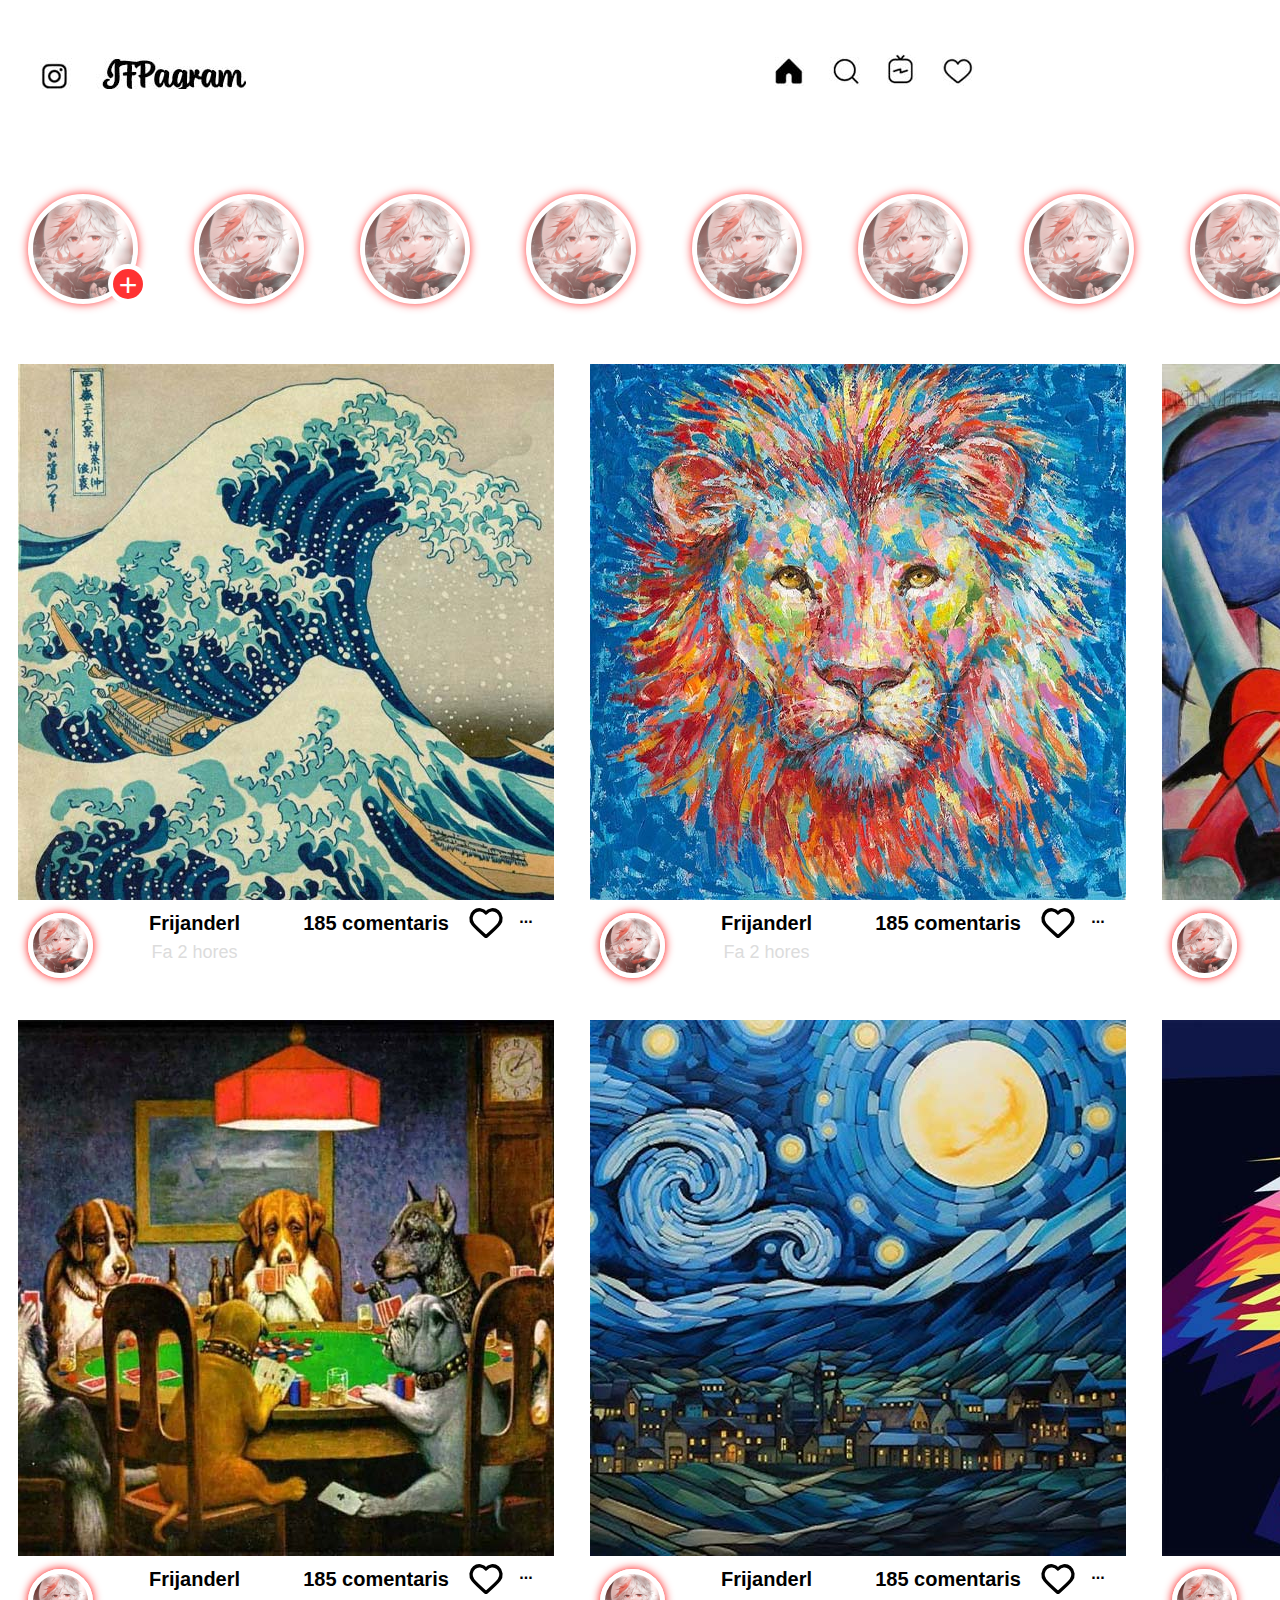
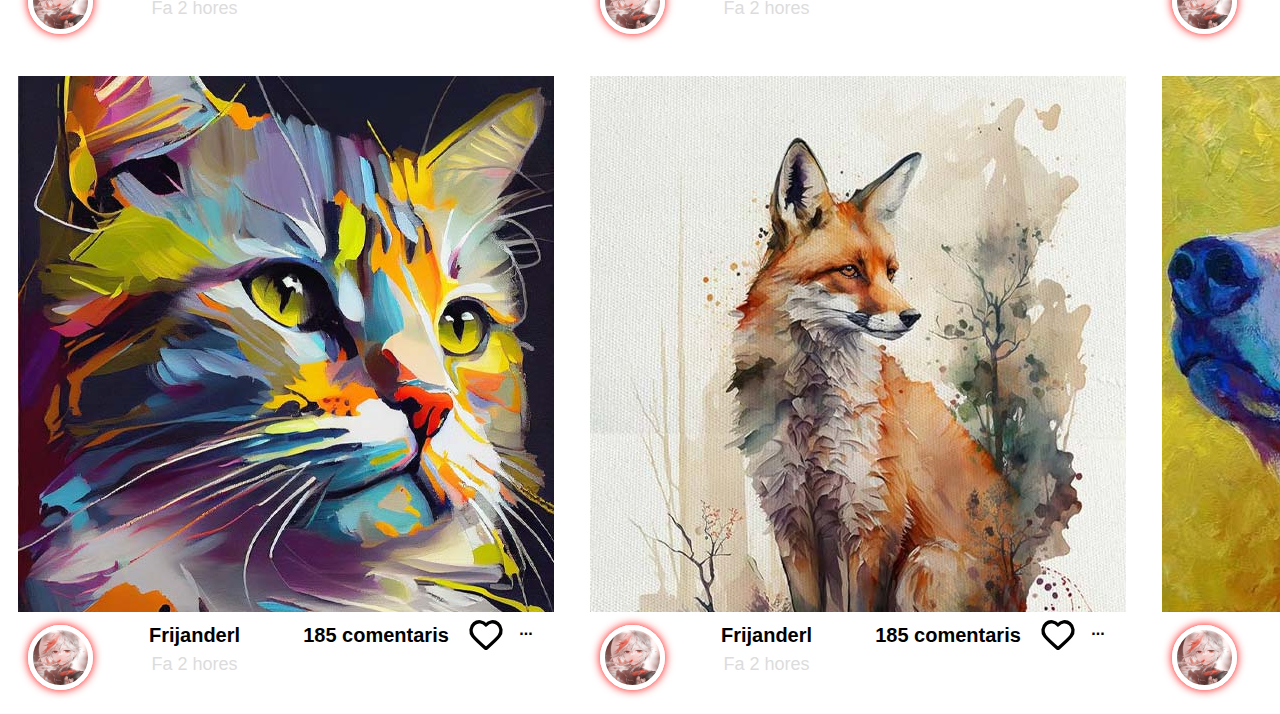
<file: MP08UF1007_rojasF_ifpagram/index.html>
<!DOCTYPE html>
<html lang="en">
<head>
    <meta charset="UTF-8">
    <meta name="viewport" content="width=device-width, initial-scale=1.0">
    <title>IFPagram</title>
    <link rel="stylesheet" href="css/reset.css">
    <link rel="stylesheet" href="css/style.css">
</head>
<body>
    <header>
        <div class="contenidor">
            <a href="#"><div class="home"></div></a>
            <ul class="menu">
                <a href="#"><li class="inici"></li></a>
                <a href="#"><li class="cerca"></li></a>
                <a href="#"><li class="reels"></li></a>
                <a href="#"><li class="favorits"></li></a>
            </ul>
            <div class="perfil"></div>
        </div>
    </header>
    <nav>
        <div class="contenidor">
            <div class="histories"></div>
            <div class="histories"></div>
            <div class="histories"></div>
            <div class="histories"></div>
            <div class="histories"></div>
            <div class="histories"></div>
            <div class="histories"></div>
            <div class="histories"></div>
            <div class="histories"></div>
            <div class="histories"></div>
        </div>
    </nav>
    <article>
        <div class="contenidor">
            <div class="entrada">
                <img src="img/ifpagram_20.jpg" alt="">
                <div class="reaccions">
                    <div class="esquerra">
                        <div class="fotoautor"></div>
                        <div class="autor">Frijanderl</div>
                        <div class="moment">Fa 2 hores</div>
                    </div>
                    <div class="dreta">
                        <p class="comentari">185 comentaris</p>
                        <div class="like">
                            <svg viewBox="0 0 24 24" fill="none" xmlns="http://www.w3.org/2000/svg"><g id="SVGRepo_bgCarrier" stroke-width="0"></g><g id="SVGRepo_tracerCarrier" stroke-linecap="round" stroke-linejoin="round"></g><g id="SVGRepo_iconCarrier"> <path fill-rule="evenodd" clip-rule="evenodd" d="M12 6.00019C10.2006 3.90317 7.19377 3.2551 4.93923 5.17534C2.68468 7.09558 2.36727 10.3061 4.13778 12.5772C5.60984 14.4654 10.0648 18.4479 11.5249 19.7369C11.6882 19.8811 11.7699 19.9532 11.8652 19.9815C11.9483 20.0062 12.0393 20.0062 12.1225 19.9815C12.2178 19.9532 12.2994 19.8811 12.4628 19.7369C13.9229 18.4479 18.3778 14.4654 19.8499 12.5772C21.6204 10.3061 21.3417 7.07538 19.0484 5.17534C16.7551 3.2753 13.7994 3.90317 12 6.00019Z" stroke="#000000" stroke-width="2" stroke-linecap="round" stroke-linejoin="round"></path> </g></svg>
                        </div>
                        <p class="mes">...</p>
                    </div>         
                </div>
            </div>
            <div class="entrada">
                <img src="img/ifpagram_22.jpg" alt="">
                <div class="reaccions">
                    <div class="esquerra">
                        <div class="fotoautor"></div>
                        <div class="autor">Frijanderl</div>
                        <div class="moment">Fa 2 hores</div>
                    </div>
                    <div class="dreta">
                        <p class="comentari">185 comentaris</p>
                        <div class="like">
                            <svg viewBox="0 0 24 24" fill="none" xmlns="http://www.w3.org/2000/svg"><g id="SVGRepo_bgCarrier" stroke-width="0"></g><g id="SVGRepo_tracerCarrier" stroke-linecap="round" stroke-linejoin="round"></g><g id="SVGRepo_iconCarrier"> <path fill-rule="evenodd" clip-rule="evenodd" d="M12 6.00019C10.2006 3.90317 7.19377 3.2551 4.93923 5.17534C2.68468 7.09558 2.36727 10.3061 4.13778 12.5772C5.60984 14.4654 10.0648 18.4479 11.5249 19.7369C11.6882 19.8811 11.7699 19.9532 11.8652 19.9815C11.9483 20.0062 12.0393 20.0062 12.1225 19.9815C12.2178 19.9532 12.2994 19.8811 12.4628 19.7369C13.9229 18.4479 18.3778 14.4654 19.8499 12.5772C21.6204 10.3061 21.3417 7.07538 19.0484 5.17534C16.7551 3.2753 13.7994 3.90317 12 6.00019Z" stroke="#000000" stroke-width="2" stroke-linecap="round" stroke-linejoin="round"></path> </g></svg>
                        </div>
                        <p class="mes">...</p>
                    </div>         
                </div>
            </div>
            <div class="entrada">
                <img src="img/ifpagram_24.jpg" alt="">
                <div class="reaccions">
                    <div class="esquerra">
                        <div class="fotoautor"></div>
                        <div class="autor">Frijanderl</div>
                        <div class="moment">Fa 2 hores</div>
                    </div>
                    <div class="dreta">
                        <p class="comentari">185 comentaris</p>
                        <div class="like">
                            <svg viewBox="0 0 24 24" fill="none" xmlns="http://www.w3.org/2000/svg"><g id="SVGRepo_bgCarrier" stroke-width="0"></g><g id="SVGRepo_tracerCarrier" stroke-linecap="round" stroke-linejoin="round"></g><g id="SVGRepo_iconCarrier"> <path fill-rule="evenodd" clip-rule="evenodd" d="M12 6.00019C10.2006 3.90317 7.19377 3.2551 4.93923 5.17534C2.68468 7.09558 2.36727 10.3061 4.13778 12.5772C5.60984 14.4654 10.0648 18.4479 11.5249 19.7369C11.6882 19.8811 11.7699 19.9532 11.8652 19.9815C11.9483 20.0062 12.0393 20.0062 12.1225 19.9815C12.2178 19.9532 12.2994 19.8811 12.4628 19.7369C13.9229 18.4479 18.3778 14.4654 19.8499 12.5772C21.6204 10.3061 21.3417 7.07538 19.0484 5.17534C16.7551 3.2753 13.7994 3.90317 12 6.00019Z" stroke="#000000" stroke-width="2" stroke-linecap="round" stroke-linejoin="round"></path> </g></svg>
                        </div>
                        <p class="mes">...</p>
                    </div>         
                </div>
            </div>
            <div class="entrada">
                <img src="img/ifpagram_34.jpg" alt="">
                <div class="reaccions">
                    <div class="esquerra">
                        <div class="fotoautor"></div>
                        <div class="autor">Frijanderl</div>
                        <div class="moment">Fa 2 hores</div>
                    </div>
                    <div class="dreta">
                        <p class="comentari">185 comentaris</p>
                        <div class="like">
                            <svg viewBox="0 0 24 24" fill="none" xmlns="http://www.w3.org/2000/svg"><g id="SVGRepo_bgCarrier" stroke-width="0"></g><g id="SVGRepo_tracerCarrier" stroke-linecap="round" stroke-linejoin="round"></g><g id="SVGRepo_iconCarrier"> <path fill-rule="evenodd" clip-rule="evenodd" d="M12 6.00019C10.2006 3.90317 7.19377 3.2551 4.93923 5.17534C2.68468 7.09558 2.36727 10.3061 4.13778 12.5772C5.60984 14.4654 10.0648 18.4479 11.5249 19.7369C11.6882 19.8811 11.7699 19.9532 11.8652 19.9815C11.9483 20.0062 12.0393 20.0062 12.1225 19.9815C12.2178 19.9532 12.2994 19.8811 12.4628 19.7369C13.9229 18.4479 18.3778 14.4654 19.8499 12.5772C21.6204 10.3061 21.3417 7.07538 19.0484 5.17534C16.7551 3.2753 13.7994 3.90317 12 6.00019Z" stroke="#000000" stroke-width="2" stroke-linecap="round" stroke-linejoin="round"></path> </g></svg>
                        </div>
                        <p class="mes">...</p>
                    </div>         
                </div>
            </div>
            <div class="entrada">
                <img src="img/ifpagram_36.jpg" alt="">
                <div class="reaccions">
                    <div class="esquerra">
                        <div class="fotoautor"></div>
                        <div class="autor">Frijanderl</div>
                        <div class="moment">Fa 2 hores</div>
                    </div>
                    <div class="dreta">
                        <p class="comentari">185 comentaris</p>
                        <div class="like">
                            <svg viewBox="0 0 24 24" fill="none" xmlns="http://www.w3.org/2000/svg"><g id="SVGRepo_bgCarrier" stroke-width="0"></g><g id="SVGRepo_tracerCarrier" stroke-linecap="round" stroke-linejoin="round"></g><g id="SVGRepo_iconCarrier"> <path fill-rule="evenodd" clip-rule="evenodd" d="M12 6.00019C10.2006 3.90317 7.19377 3.2551 4.93923 5.17534C2.68468 7.09558 2.36727 10.3061 4.13778 12.5772C5.60984 14.4654 10.0648 18.4479 11.5249 19.7369C11.6882 19.8811 11.7699 19.9532 11.8652 19.9815C11.9483 20.0062 12.0393 20.0062 12.1225 19.9815C12.2178 19.9532 12.2994 19.8811 12.4628 19.7369C13.9229 18.4479 18.3778 14.4654 19.8499 12.5772C21.6204 10.3061 21.3417 7.07538 19.0484 5.17534C16.7551 3.2753 13.7994 3.90317 12 6.00019Z" stroke="#000000" stroke-width="2" stroke-linecap="round" stroke-linejoin="round"></path> </g></svg>
                        </div>
                        <p class="mes">...</p>
                    </div>         
                </div>
            </div>
            <div class="entrada">
                <img src="img/ifpagram_38.jpg" alt="">
                <div class="reaccions">
                    <div class="esquerra">
                        <div class="fotoautor"></div>
                        <div class="autor">Frijanderl</div>
                        <div class="moment">Fa 2 hores</div>
                    </div>
                    <div class="dreta">
                        <p class="comentari">185 comentaris</p>
                        <div class="like">
                            <svg viewBox="0 0 24 24" fill="none" xmlns="http://www.w3.org/2000/svg"><g id="SVGRepo_bgCarrier" stroke-width="0"></g><g id="SVGRepo_tracerCarrier" stroke-linecap="round" stroke-linejoin="round"></g><g id="SVGRepo_iconCarrier"> <path fill-rule="evenodd" clip-rule="evenodd" d="M12 6.00019C10.2006 3.90317 7.19377 3.2551 4.93923 5.17534C2.68468 7.09558 2.36727 10.3061 4.13778 12.5772C5.60984 14.4654 10.0648 18.4479 11.5249 19.7369C11.6882 19.8811 11.7699 19.9532 11.8652 19.9815C11.9483 20.0062 12.0393 20.0062 12.1225 19.9815C12.2178 19.9532 12.2994 19.8811 12.4628 19.7369C13.9229 18.4479 18.3778 14.4654 19.8499 12.5772C21.6204 10.3061 21.3417 7.07538 19.0484 5.17534C16.7551 3.2753 13.7994 3.90317 12 6.00019Z" stroke="#000000" stroke-width="2" stroke-linecap="round" stroke-linejoin="round"></path> </g></svg>
                        </div>
                        <p class="mes">...</p>
                    </div>         
                </div>
            </div>
            <div class="entrada">
                <img src="img/ifpagram_48.jpg" alt="">
                <div class="reaccions">
                    <div class="esquerra">
                        <div class="fotoautor"></div>
                        <div class="autor">Frijanderl</div>
                        <div class="moment">Fa 2 hores</div>
                    </div>
                    <div class="dreta">
                        <p class="comentari">185 comentaris</p>
                        <div class="like">
                            <svg viewBox="0 0 24 24" fill="none" xmlns="http://www.w3.org/2000/svg"><g id="SVGRepo_bgCarrier" stroke-width="0"></g><g id="SVGRepo_tracerCarrier" stroke-linecap="round" stroke-linejoin="round"></g><g id="SVGRepo_iconCarrier"> <path fill-rule="evenodd" clip-rule="evenodd" d="M12 6.00019C10.2006 3.90317 7.19377 3.2551 4.93923 5.17534C2.68468 7.09558 2.36727 10.3061 4.13778 12.5772C5.60984 14.4654 10.0648 18.4479 11.5249 19.7369C11.6882 19.8811 11.7699 19.9532 11.8652 19.9815C11.9483 20.0062 12.0393 20.0062 12.1225 19.9815C12.2178 19.9532 12.2994 19.8811 12.4628 19.7369C13.9229 18.4479 18.3778 14.4654 19.8499 12.5772C21.6204 10.3061 21.3417 7.07538 19.0484 5.17534C16.7551 3.2753 13.7994 3.90317 12 6.00019Z" stroke="#000000" stroke-width="2" stroke-linecap="round" stroke-linejoin="round"></path> </g></svg>
                        </div>
                        <p class="mes">...</p>
                    </div>         
                </div>
            </div>
            <div class="entrada">
                <img src="img/ifpagram_50.jpg" alt="">
                <div class="reaccions">
                    <div class="esquerra">
                        <div class="fotoautor"></div>
                        <div class="autor">Frijanderl</div>
                        <div class="moment">Fa 2 hores</div>
                    </div>
                    <div class="dreta">
                        <p class="comentari">185 comentaris</p>
                        <div class="like">
                            <svg viewBox="0 0 24 24" fill="none" xmlns="http://www.w3.org/2000/svg"><g id="SVGRepo_bgCarrier" stroke-width="0"></g><g id="SVGRepo_tracerCarrier" stroke-linecap="round" stroke-linejoin="round"></g><g id="SVGRepo_iconCarrier"> <path fill-rule="evenodd" clip-rule="evenodd" d="M12 6.00019C10.2006 3.90317 7.19377 3.2551 4.93923 5.17534C2.68468 7.09558 2.36727 10.3061 4.13778 12.5772C5.60984 14.4654 10.0648 18.4479 11.5249 19.7369C11.6882 19.8811 11.7699 19.9532 11.8652 19.9815C11.9483 20.0062 12.0393 20.0062 12.1225 19.9815C12.2178 19.9532 12.2994 19.8811 12.4628 19.7369C13.9229 18.4479 18.3778 14.4654 19.8499 12.5772C21.6204 10.3061 21.3417 7.07538 19.0484 5.17534C16.7551 3.2753 13.7994 3.90317 12 6.00019Z" stroke="#000000" stroke-width="2" stroke-linecap="round" stroke-linejoin="round"></path> </g></svg>
                        </div>
                        <p class="mes">...</p>
                    </div>         
                </div>
            </div>
            <div class="entrada">
                <img src="img/ifpagram_52.jpg" alt="">
                <div class="reaccions">
                    <div class="esquerra">
                        <div class="fotoautor"></div>
                        <div class="autor">Frijanderl</div>
                        <div class="moment">Fa 2 hores</div>
                    </div>
                    <div class="dreta">
                        <p class="comentari">185 comentaris</p>
                        <div class="like">
                            <svg viewBox="0 0 24 24" fill="none" xmlns="http://www.w3.org/2000/svg"><g id="SVGRepo_bgCarrier" stroke-width="0"></g><g id="SVGRepo_tracerCarrier" stroke-linecap="round" stroke-linejoin="round"></g><g id="SVGRepo_iconCarrier"> <path fill-rule="evenodd" clip-rule="evenodd" d="M12 6.00019C10.2006 3.90317 7.19377 3.2551 4.93923 5.17534C2.68468 7.09558 2.36727 10.3061 4.13778 12.5772C5.60984 14.4654 10.0648 18.4479 11.5249 19.7369C11.6882 19.8811 11.7699 19.9532 11.8652 19.9815C11.9483 20.0062 12.0393 20.0062 12.1225 19.9815C12.2178 19.9532 12.2994 19.8811 12.4628 19.7369C13.9229 18.4479 18.3778 14.4654 19.8499 12.5772C21.6204 10.3061 21.3417 7.07538 19.0484 5.17534C16.7551 3.2753 13.7994 3.90317 12 6.00019Z" stroke="#000000" stroke-width="2" stroke-linecap="round" stroke-linejoin="round"></path> </g></svg>
                        </div>
                        <p class="mes">...</p>
                    </div>         
                </div>
            </div>
        </div>
    </article>
</body>
</html>
</file>
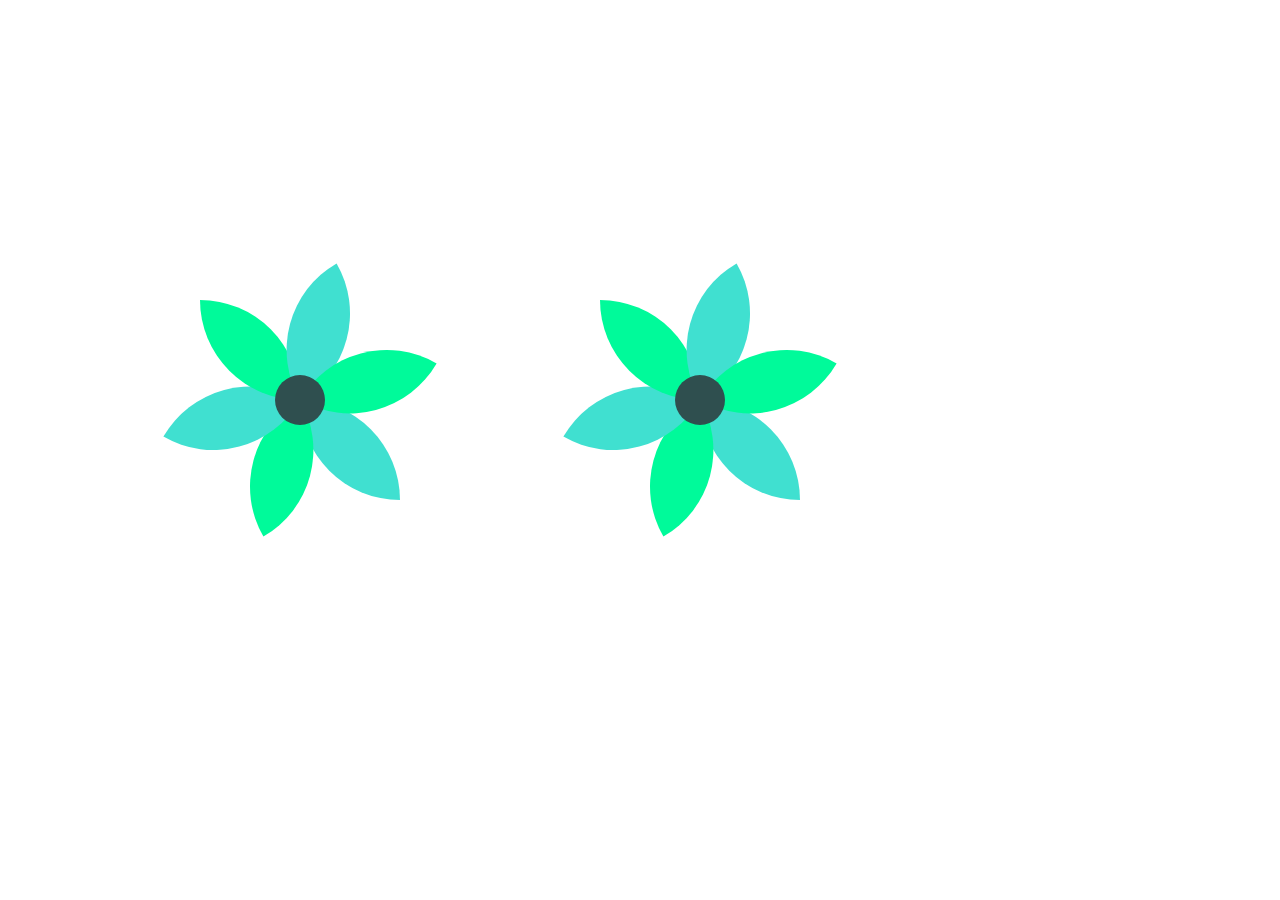
<file: MP08UF1008_rojasF_floreta/index.html>
<!DOCTYPE html>
<html lang="en">
<head>
    <meta charset="UTF-8">
    <meta name="viewport" content="width=device-width, initial-scale=1.0">
    <title>Floreta</title>
    <link rel="stylesheet" href="css/style.css">
</head>
<body>
    <div class="flor">
        <div class="petal primer"></div>
        <div class="petal segon"></div>
        <div class="petal tercer"></div>
        <div class="petal quart"></div>
        <div class="petal cinque"></div>
        <div class="petal sise"></div>
        <div class="cor"></div>
    </div>
    <div class="flor">
        <div class="petal primer"></div>
        <div class="petal segon"></div>
        <div class="petal tercer"></div>
        <div class="petal quart"></div>
        <div class="petal cinque"></div>
        <div class="petal sise"></div>
        <div class="cor"></div>
    </div>
</body>
</html>
</file>
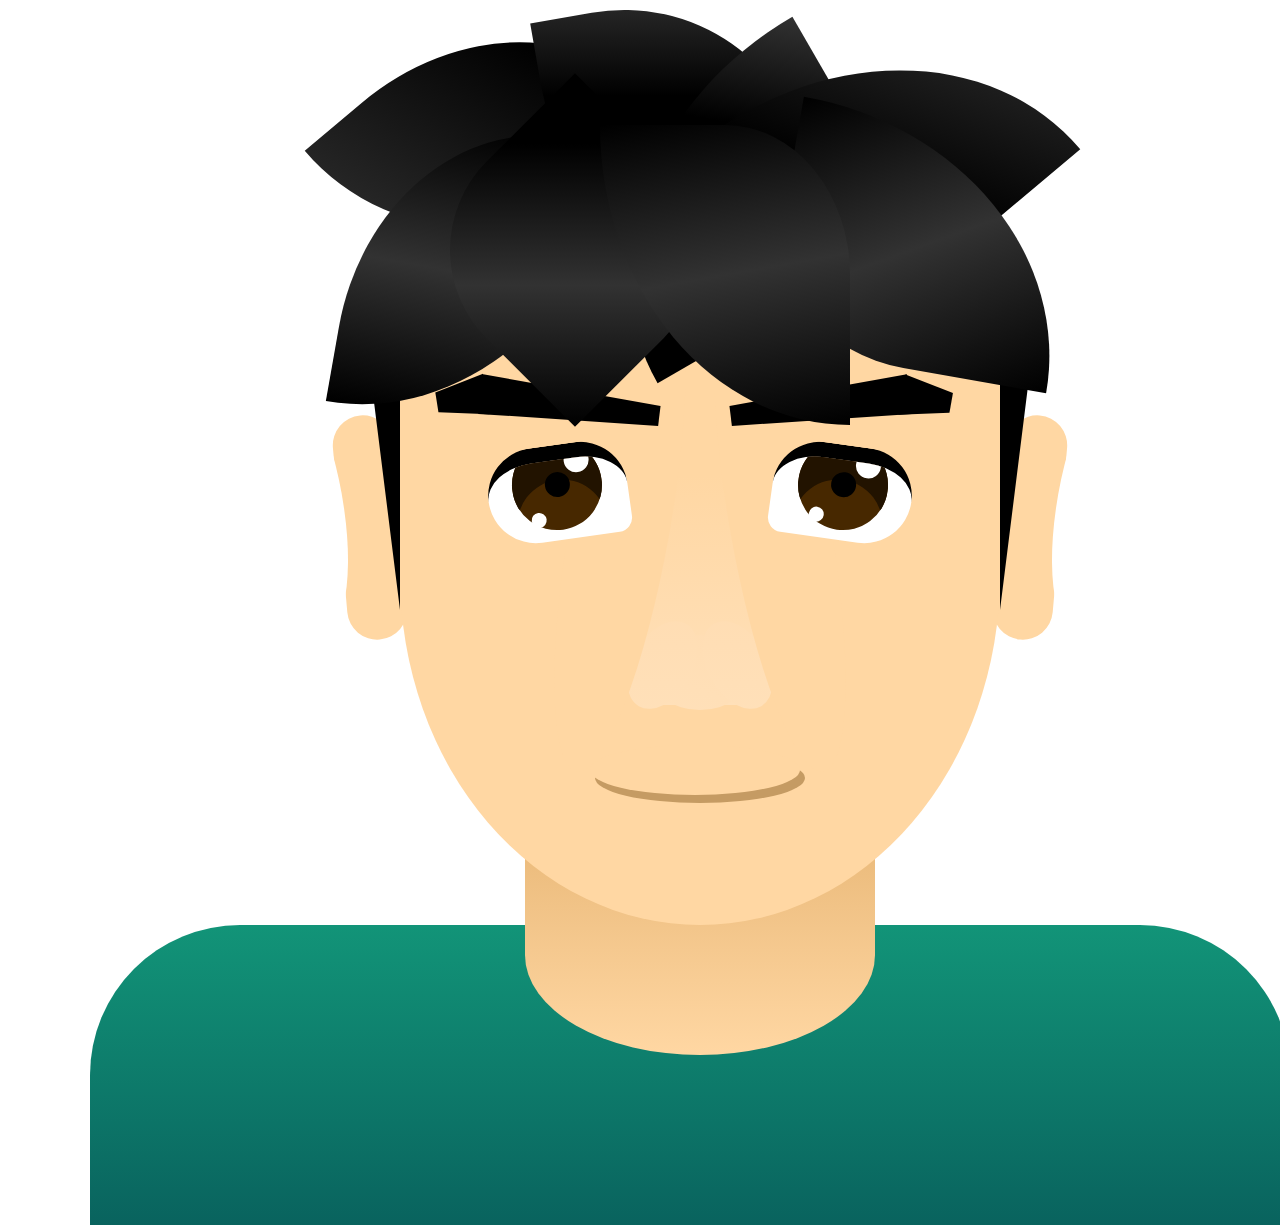
<file: MP08UF1009_rojasF_careta/index.html>
<!DOCTYPE html>
<html lang="en">
<head>
    <meta charset="UTF-8">
    <meta name="viewport" content="width=device-width, initial-scale=1.0">
    <title>frojas</title>
    <link rel="stylesheet" href="style.css">
</head>
<body>
    <div class="cap" id="frojas">

        <div class="cara">
            <div class="cabell">
                <div class="mechonesarriba">
                    <div class="mechon1"></div>
                    <div class="mechon2"></div>
                    <div class="mechon3"></div>
                    <div class="mechon4"></div>
                </div>
                <div class="mechonesabajo">
                    <div class="mechon5"></div>
                    <div class="mechon6"></div>
                    <div class="mechon7"></div>
                    <div class="mechon8"></div>
                </div>
            </div>
            <div class="front">
                <div class="celles">
                    <div class="cella1"></div>
                    <div class="cella2"></div>
                    <div class="cella3"></div>
                    <div class="cella4"></div>
                </div>
            </div>
            <div class="mirada">
                <div class="ull1">
                    <div class="shut"></div>
                    <div class="brillantor1"></div>
                    <div class="brillantor2"></div>
                    <div class="pupila">
                        <div class="iris"></div>
                    </div>
                </div>
                <div class="ull2">
                    <div class="brillantor1"></div>
                    <div class="brillantor2"></div>
                    <div class="pupila">
                        <div class="iris"></div>
                    </div>
                </div>
            </div>
            <div class="patilles">
                <div class="patillaIzq"></div>
                <div class="patillaDer"></div>
            </div>
            <div class="orelles">
                <div class="orella1"></div>
                <div class="orella2"></div>
                <div class="orella3"></div>
                <div class="orella4"></div>
            </div>
            <div class="nas">
                <div class="formanas1"></div>
                <div class="formanas2"></div>
                <div class="formanas3"></div>
                <div class="formanas4"></div>
                <div class="formanas5"></div>
                <div class="formanas6"></div>
            </div>
            <div class="boca">
                <div class="formaboca1"></div>
            </div>
            <div class="barbeta"></div>
        </div>
    </div>
    <div class="coll">
        <div class="coll1"></div>
        <div class="roba"></div>
    </div>
</body>
</html>
</file>
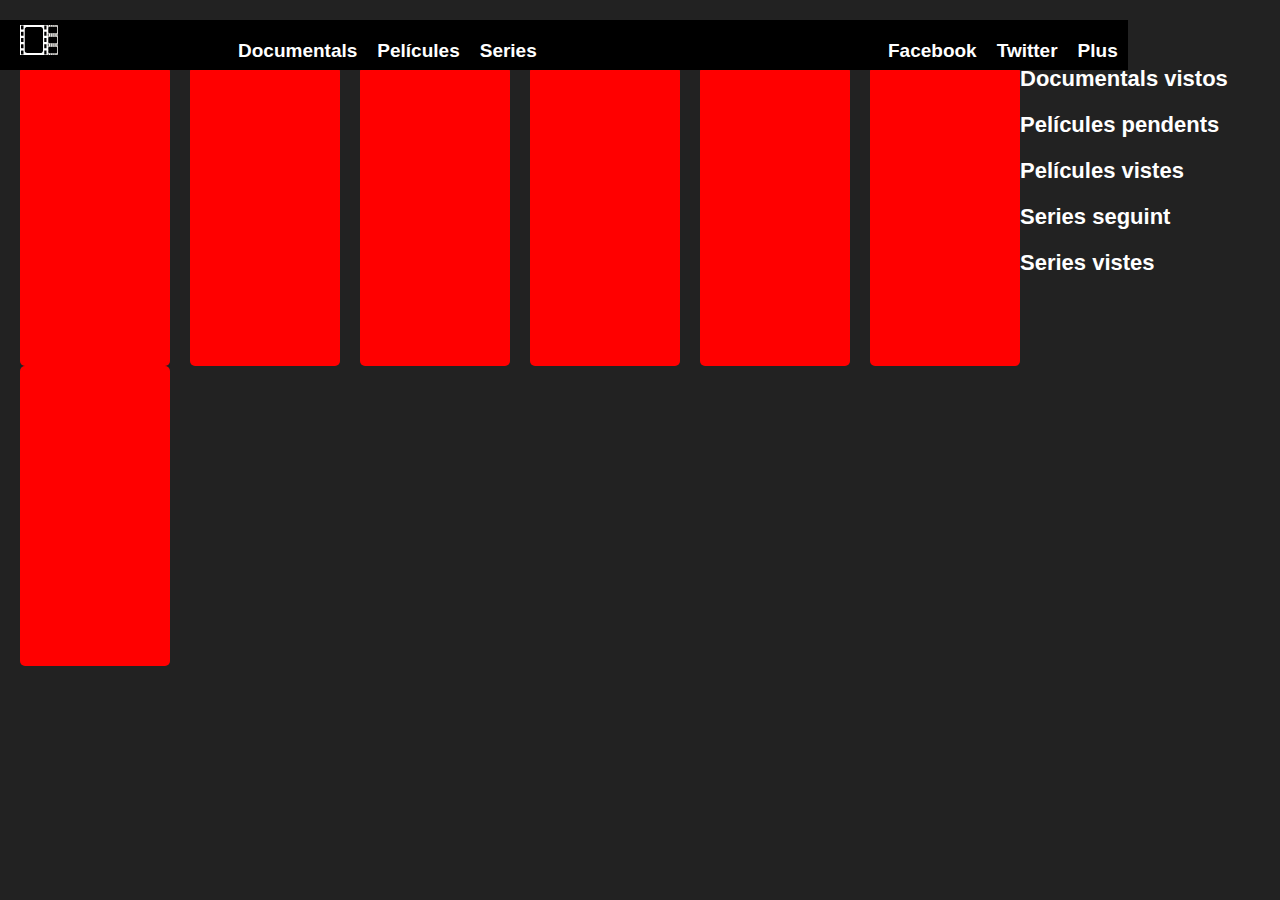
<file: MP08UF1E01_rojasF_pelys/index.html>
<!DOCTYPE html>
<html lang="en">
<head>
    <meta charset="UTF-8">
    <meta name="viewport" content="width=device-width, initial-scale=1.0">
    <link rel="stylesheet" href="style.css">
    <title>Pelis</title>
</head>
<body>
    <div class="BarraSuperior">
        <div class="logo"></div>
        <div class="apartados">
            <h4>Documentals</h4>
            <h4>Películes</h4>
            <h4>Series</h4>
        </div>
        <div class="redes">
            <h4>Facebook</h4>
            <h4>Twitter</h4>
            <h4>Plus</h4>
        </div>
    </div>
    <div class="contenido">
        <div class="apartado"></div>
        <div class="documentales">
            <h2>Documentals interessants</h2>
            <div class="portadas">
                <div class="caja1"></div>
                <div class="caja2"></div>
                <div class="caja3"></div>
                <div class="caja4"></div>
                <div class="caja5"></div>
                <div class="caja6"></div>
                <div class="caja7"></div>
                <div class="caja8"></div>
                <div class="caja9"></div>
                <div class="caja10"></div>
            </div>
            <h2>Documentals vistos</h2>
            <div class="portadas"></div>
            <h2>Películes pendents</h2>
            <div class="portadas"></div>
            <h2>Películes vistes</h2>
            <div class="portadas"></div>
            <h2>Series seguint</h2>
            <div class="portadas"></div>
            <h2>Series vistes</h2>
            <div class="portadas"></div>
        </div>
    </div>
</body>
</html>
</file>
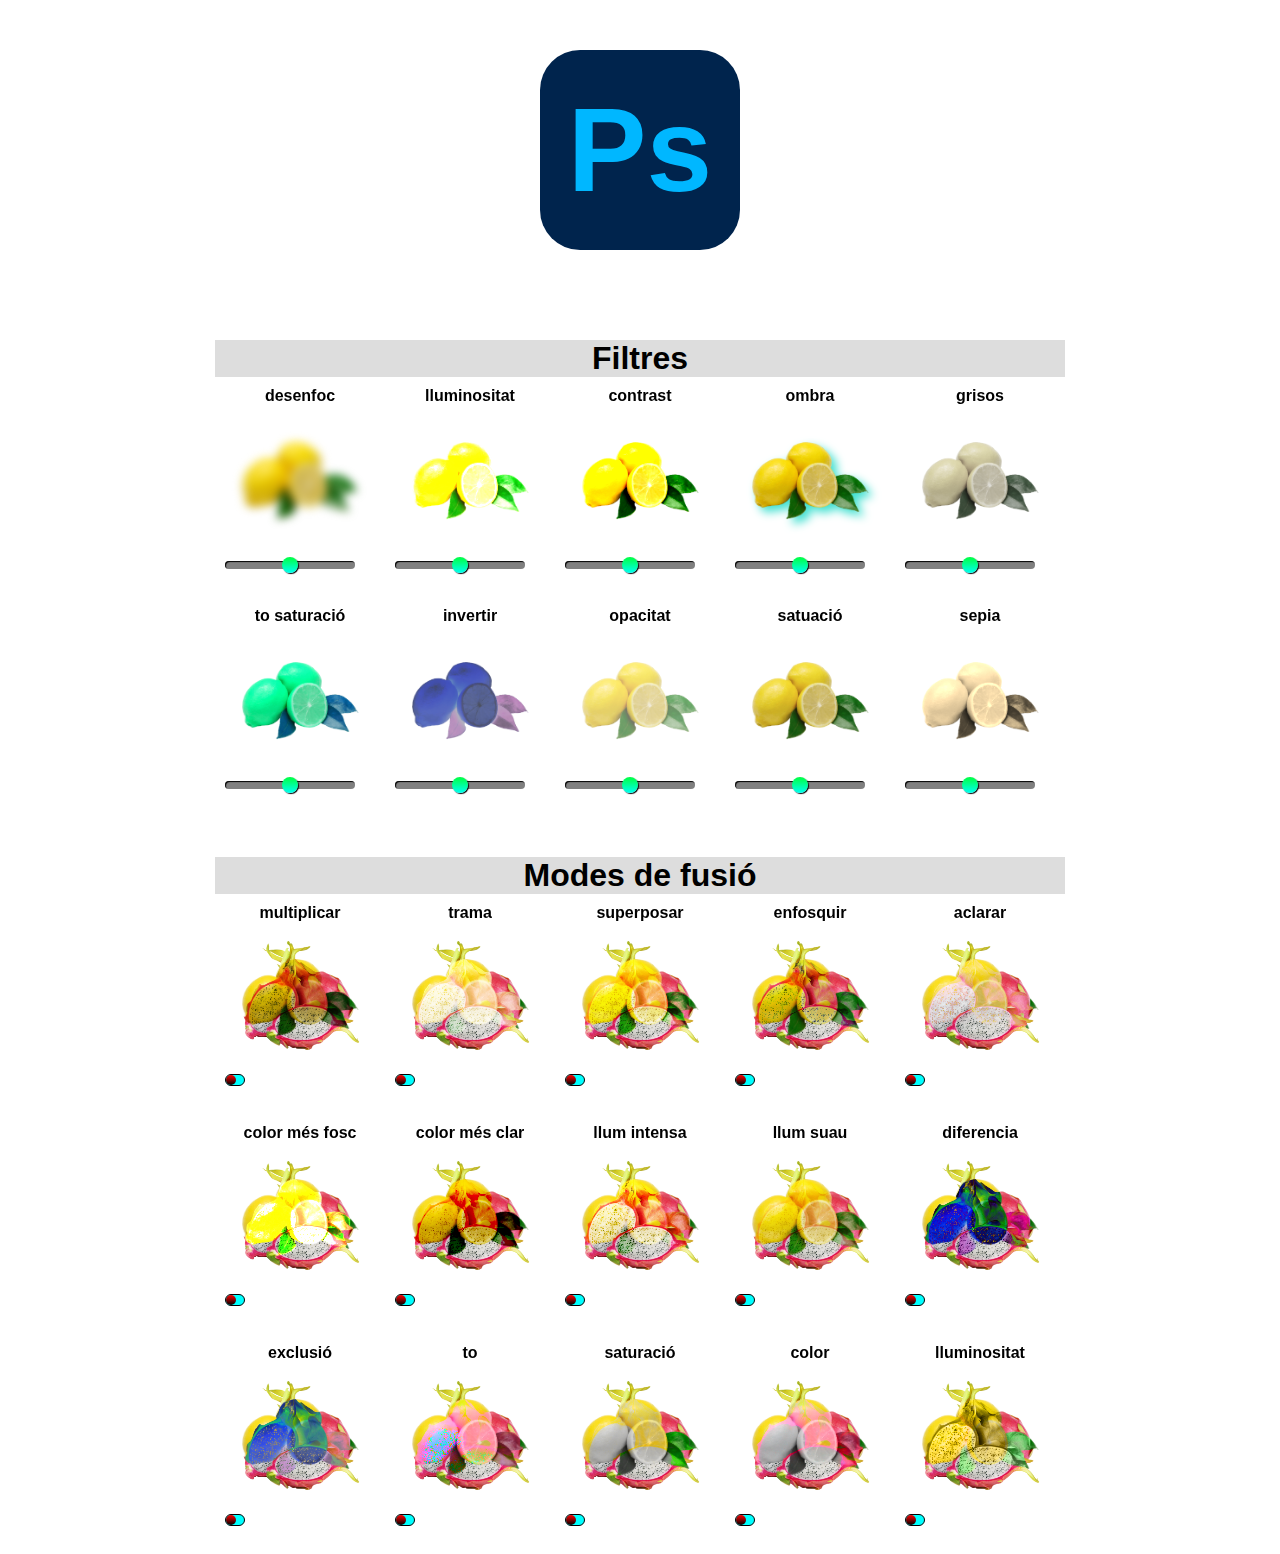
<file: MP08UF2002_rojasF_photoshop/index.html>
<!DOCTYPE html>
<html lang="en">
<head>
    <meta charset="UTF-8">
    <meta name="viewport" content="width=device-width, initial-scale=1.0">
    <title>Fruit</title>
    <link rel="stylesheet" href="css/style.css">
</head>
<body>
    <div class="logo">Ps</div>
    <div class="filtres">
        <h1>Filtres</h1>
        <div class="fil desenfoc">
            <h2>desenfoc</h2>
            <div class="imatge"></div>
            <input type="range">
        </div>
        <div class="fil lluminositat">
            <h2>lluminositat</h2>
            <div class="imatge"></div>
            <input type="range">
        </div>
        <div class="fil contrast">
            <h2>contrast</h2>
            <div class="imatge"></div>
            <input type="range">
        </div>
        <div class="fil ombra">
            <h2>ombra</h2>
            <div class="imatge"></div>
            <input type="range">
        </div>
        <div class="fil grisos">
            <h2>grisos</h2>
            <div class="imatge"></div>
            <input type="range">
        </div>
        <div class="fil to-saturacio">
            <h2>to saturació</h2>
            <div class="imatge"></div>
            <input type="range">
        </div>
        <div class="fil invertir">
            <h2>invertir</h2>
            <div class="imatge"></div>
            <input type="range">
        </div>
        <div class="fil opacitat">
            <h2>opacitat</h2>
            <div class="imatge"></div>
            <input type="range">
        </div>
        <div class="fil saturacio">
            <h2>satuació</h2>
            <div class="imatge"></div>
            <input type="range">
        </div>
        <div class="fil sepia">
            <h2>sepia</h2>
            <div class="imatge"></div>
            <input type="range">
        </div>
    </div>

    <div class="fusions">
        <h1>Modes de fusió</h1>
        <div class="fil multiplicar">
            <h2>multiplicar</h2>
            <div class="imatge">
                <div class="superposada"></div>
            </div>
            <input type="checkbox">
        </div>

        <div class="fil trama">
            <h2>trama</h2>
            <div class="imatge">
                <div class="superposada"></div>
            </div>
            <input type="checkbox">
        </div>

        <div class="fil superposar">
            <h2>superposar</h2>
            <div class="imatge">
                <div class="superposada"></div>
            </div>
            <input type="checkbox">
        </div>

        <div class="fil enfosquir">
            <h2>enfosquir</h2>
            <div class="imatge">
                <div class="superposada"></div>
            </div>
            <input type="checkbox">
        </div>

        <div class="fil aclarar">
            <h2>aclarar</h2>
            <div class="imatge">
                <div class="superposada"></div>
            </div>
            <input type="checkbox">
        </div>

        <div class="fil colormesfosc">
            <h2>color més fosc</h2>
            <div class="imatge">
                <div class="superposada"></div>
            </div>
            <input type="checkbox">
        </div>

        <div class="fil colormesclar">
            <h2>color més clar</h2>
            <div class="imatge">
                <div class="superposada"></div>
            </div>
            <input type="checkbox">
        </div>

        <div class="fil llumintensa">
            <h2>llum intensa</h2>
            <div class="imatge">
                <div class="superposada"></div>
            </div>
            <input type="checkbox">
        </div>

        <div class="fil llumsuau">
            <h2>llum suau</h2>
            <div class="imatge">
                <div class="superposada"></div>
            </div>
            <input type="checkbox">
        </div>

        <div class="fil diferencia">
            <h2>diferencia</h2>
            <div class="imatge">
                <div class="superposada"></div>
            </div>
            <input type="checkbox">
        </div>

        <div class="fil exclusio">
            <h2>exclusió</h2>
            <div class="imatge">
                <div class="superposada"></div>
            </div>
            <input type="checkbox">
        </div>

        <div class="fil to">
            <h2>to</h2>
            <div class="imatge">
                <div class="superposada"></div>
            </div>
            <input type="checkbox">
        </div>

        <div class="fil saturacio2">
            <h2>saturació</h2>
            <div class="imatge">
                <div class="superposada"></div>
            </div>
            <input type="checkbox">
        </div>

        <div class="fil color">
            <h2>color</h2>
            <div class="imatge">
                <div class="superposada"></div>
            </div>
            <input type="checkbox">
        </div>

        <div class="fil lluminositat2">
            <h2>lluminositat</h2>
            <div class="imatge">
                <div class="superposada"></div>
            </div>
            <input type="checkbox">
        </div>

    </div>
</body>
</html>
</file>
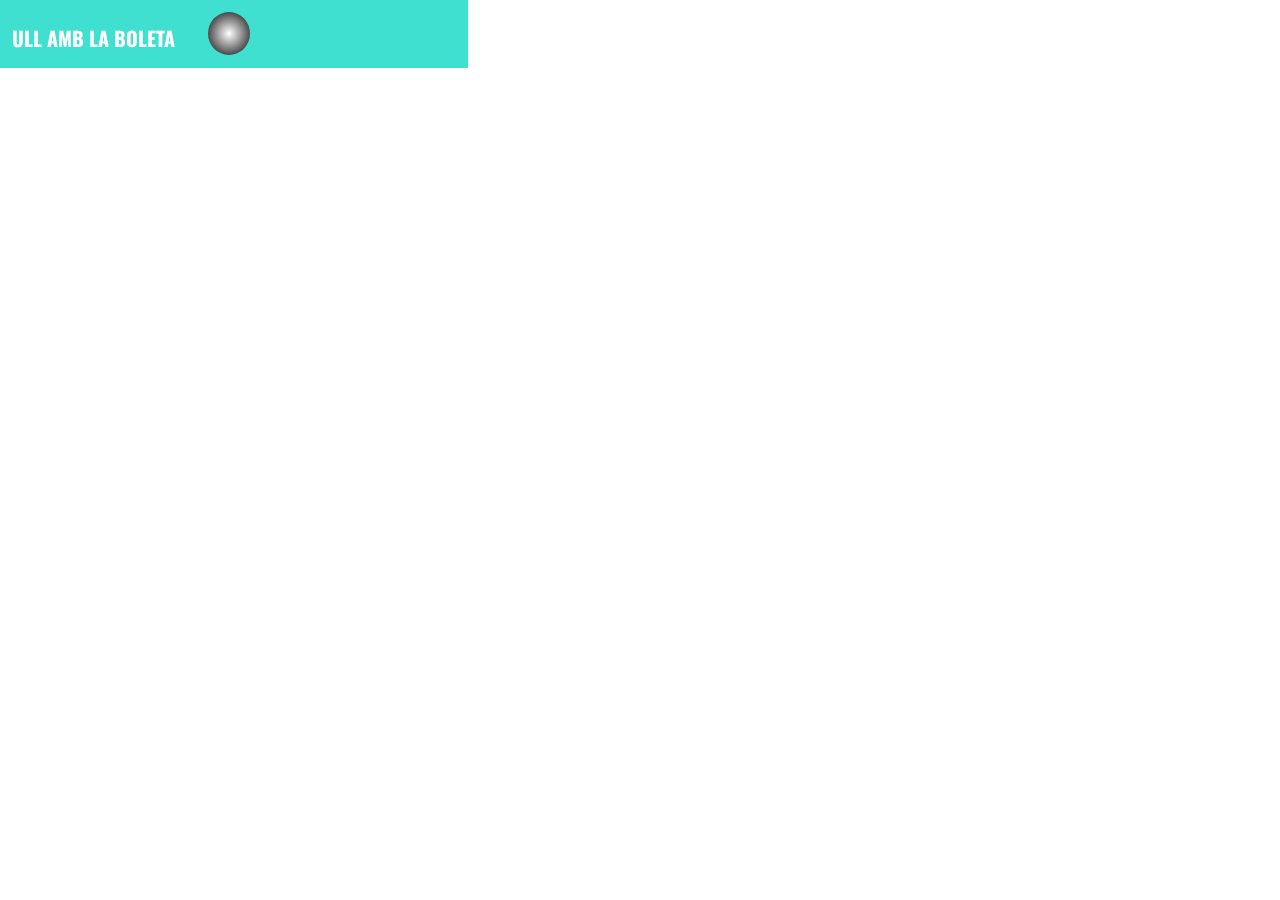
<file: M08UF02001_rojasF_gwd1/Banner.html>
<!DOCTYPE html>
<html>

<head>
  <meta charset="utf-8">
  <title>Banner</title>
  <meta name="generator" content="Google Web Designer 16.1.0.0530">
  <meta name="template" content="Expandable 3.0.0">
  <meta name="viewport" content="width=device-width, initial-scale=1.0">
  <link href="gwdpage_style.css" rel="stylesheet" data-version="13" data-exports-type="gwd-page">
  <link href="gwdpagedeck_style.css" rel="stylesheet" data-version="14" data-exports-type="gwd-pagedeck">
  <style id="gwd-lightbox-style">
    .gwd-lightbox {
      overflow: hidden;
    }
  </style>
  <style id="gwd-text-style">
    p {
      margin: 0px;
    }
    h1 {
      margin: 0px;
    }
    h2 {
      margin: 0px;
    }
    h3 {
      margin: 0px;
    }
  </style>
  <style>
    html, body {
      width: 100%;
      height: 100%;
      margin: 0px;
    }
    .gwd-page-container {
      position: relative;
      width: 100%;
      height: 100%;
    }
    .gwd-page-content {
      background-color: transparent;
      transform: perspective(1400px) matrix3d(1, 0, 0, 0, 0, 1, 0, 0, 0, 0, 1, 0, 0, 0, 0, 1);
      transform-style: preserve-3d;
      position: absolute;
    }
    .gwd-page-content * {
      transform-style: preserve-3d;
    }
    .gwd-page-wrapper {
      background-color: rgb(255, 255, 255);
      position: absolute;
      transform: translateZ(0px);
    }
    .page1-content {
      width: 550px;
      height: 400px;
    }
    .gwd-div-msmo {
      width: 468px;
      height: 68px;
    }
    .gwd-page-1hh2 {
      width: 468px;
      height: 68px;
      background-image: none;
      background-color: rgb(64, 224, 208);
    }
    .gwd-p-1l5b {
      position: absolute;
      left: 12px;
      font-family: Oswald;
      font-size: 20px;
      font-weight: bold;
      color: rgb(255, 255, 255);
      width: 196px;
      transform-origin: 50% 50% 0px;
      height: 22px;
      top: 23px;
    }
    .gwd-div-11r7 {
      position: absolute;
      left: 208px;
      top: 12px;
      width: 42.4px;
      height: 43.1953px;
      border-radius: 50%;
      background-image: -webkit-radial-gradient(center center, circle cover, rgb(255, 255, 255) 0%, rgb(0, 0, 0) 100%);
      transform: translate3d(0px, 0px, 0px);
    }
    @keyframes gwd-gen-1d21gwdanimation_gwd-keyframes {
      0% {
        transform: translate3d(0px, 0px, 0px);
        animation-timing-function: linear;
      }
      25% {
        transform: translate3d(60px, -12px, 0px);
        animation-timing-function: linear;
      }
      50% {
        transform: translate3d(158px, 13px, 0px);
        animation-timing-function: linear;
      }
      62.5% {
        transform: translate3d(218px, 0px, 0px);
        animation-timing-function: linear;
      }
      75% {
        transform: translate3d(186px, -12px, 0px);
        animation-timing-function: linear;
      }
      87.5% {
        transform: translate3d(98px, 13px, 0px);
        animation-timing-function: linear;
      }
      100% {
        transform: translate3d(3px, 0px, 0px);
        animation-timing-function: linear;
      }
    }
    #page1.gwd-play-animation .gwd-gen-1d21gwdanimation {
      animation: 4s linear 0s infinite normal forwards running gwd-gen-1d21gwdanimation_gwd-keyframes;
    }
  </style>
  <link href="https://fonts.googleapis.com/css?family=Oswald:200,300,regular,500,600,700" rel="stylesheet" type="text/css">
  <script data-source="gwd_webcomponents_v1_min.js" data-version="2" data-exports-type="gwd_webcomponents_v1" src="gwd_webcomponents_v1_min.js"></script>
  <script data-source="gwdpage_min.js" data-version="13" data-exports-type="gwd-page" src="gwdpage_min.js"></script>
  <script data-source="gwdpagedeck_min.js" data-version="14" data-exports-type="gwd-pagedeck" src="gwdpagedeck_min.js"></script>
</head>

<body class="document-body">
  <gwd-pagedeck class="gwd-page-container" id="pagedeck">
    <gwd-page id="page1" class="gwd-page-wrapper page1-content gwd-lightbox gwd-page-1hh2" data-gwd-width="468px" data-gwd-height="68px">
      <div class="gwd-page-content page1-content gwd-div-msmo">
        <p class="gwd-p-1l5b">ULL AMB LA BOLETA</p>
        <div class="gwd-div-11r7 gwd-gen-1d21gwdanimation"></div>
      </div>
    </gwd-page>
  </gwd-pagedeck>
  <script type="text/javascript" id="gwd-init-code">
    (function() {
      document.body.style.opacity = "0";
      var pageDeck = document.getElementById('pagedeck');
      /**
       * Handles the DOMContentLoaded event. The DOMContentLoaded event is
       * fired when the document has been completely loaded and parsed.
       */

      function handleDomContentLoaded(event) {}

      /**
       * Handles the WebComponentsReady event. This event is fired when all
       * custom elements have been registered and upgraded.
       */
      function handleWebComponentsReady(event) {
        document.body.style.opacity = "";
        requestAnimationFrame(function() {
          setTimeout(function() {
            pageDeck.goToPage(pageDeck.getDefaultPage().id);
          }, 1);
        });
      }

      window.addEventListener('DOMContentLoaded',
        handleDomContentLoaded, false);
      window.addEventListener('WebComponentsReady',
        handleWebComponentsReady, false);
    })();
  </script>
</body>

</html>
</file>
<file: css/style.css>
* {
    padding: 0px;
    margin: 0px;
}

html, body {
    height: 100%;
    overflow-x: hidden;
    font-family: "Lato", sans-serif;
    font-size: 1rem;
    font-weight: 400;
    font-style: normal;
    scroll-behavior: smooth;
}

nav {
    position: fixed;
    top: 0;
    left: 0;
    right: 0;
    height: 5%;
    text-align: center;
    background: rgb(25,25,25);
    z-index: 1000;
}

nav a {
  margin: 0 50px;
}

nav li {
    display: inline-block;
    margin: 6px 0px;
    color: white; 
    transition: 0.2s;
    font-size: 1.8rem;
}

nav li:hover {
    text-shadow: 0px 0px 20px white;
}

.linea {
    position: fixed;
    height: 2px;
    top: 5%;
    left: 0;
    right: 0;
    background: aquamarine;
    box-shadow: 0px 0px 3px white;
    z-index: 1001;
}

.pagina {
  position: relative;
}

.p1 h1 {
    padding-top: 100px;
    text-align: center;
    position: absolute;
    display: block;
    top: 30%;
    left: 50%;
    transform: translate(-50%,-50%);
    font-family: "Krub", serif;
    font-weight: 700;
    font-style: normal;
    font-size: 9.375rem;
    color: #38ffc7;
    text-shadow: 0px 0px 8px rgb(55, 255, 200);
}

.p1 h2 {
    padding-top: 100px;
    width: 1000px;
    text-align: center;
    position: absolute;
    display: block;
    top: 43%;
    left: 50%;
    transform: translate(-66%,-70%);
    font-family: lato;
    font-weight: 500;
    font-style: normal;
    font-size: 3.125rem;
    color: rgb(255, 255, 255);
    text-shadow: 0 0px 3px #ffffff,
    0px 0 0px #336b5c,
    -1px 1px 0px #336b5c,
    -2px 2px 0px #336b5c,
    -3px 3px 0px #336b5c,
    -4px 4px 0px #336b5c,
    -5px 5px 0px #336b5c,
    -6px 6px 0px #336b5c;

}

.p1 h3 {
    padding-top: 100px;
    width: 1000px;
    text-align: center;
    position: absolute;
    display: block;
    top: 68%;
    left: 50%;
    transform: translate(-50%,-50%);
    font-family: condiment;
    font-weight: 600;
    font-style: normal;
    font-size: 7.813rem;
    color: rgb(255, 255, 255);
    text-shadow:
    0px 0px 4px #000000,
    -3px 0px 0px #38ffc7,
    0px -3px 0px #38ffc7,
    3px 0px 0px #38ffc7,
    0px 3px 0px #38ffc7,
    -3px -3px 0px #38ffc7,
    3px -3px 0px #38ffc7,
    -3px 3px 0px #38ffc7,
    3px 3px 0px #38ffc7,
    0px 0px 90px #38ffc788;
}


.p1 p {
    padding-top: 100px;
    width: 1000px;
    text-align: center;
    position: absolute;
    display: block;
    top: 75%;
    left: 50%;
    transform: translate(-50%,-50%);
    font-family: "Krub", serif;
    font-weight: 600;
    font-style: normal;
    font-size: 1.875rem;
    color: rgb(255, 255, 255);
    text-shadow: -2px -2px 2px rgb(175, 175, 175);
}

.divisor1 {
  height: 30px;
  width: 100%;
  background: linear-gradient(0deg, rgb(255, 255, 255) 0%, rgba(37,37,37,1) 50%);
}

.p2 {
  background: white;
  width: 100%;
  overflow: hidden;
  padding-top: 3%;
}

.p2 h2 {
    font-family: "krub";
    font-size: 4rem;
    color: #336b5c;
    padding: 0 0 0 5%;
    text-shadow: 2px 2px 0 #38ffc7;
}

.fotoperfil {
  width: 22%;
  margin: 3% 3% 2% 5%;
  float: left;
}

.fotoperfil img{
  width: 100%;
  border: solid 5px teal;
  box-shadow: 0 0 10px #38ffc7;
}

.infoperfil {
  overflow: hidden;
  width: 65%;
  margin: 2% 5% 0 0;
}

.p2 p {
    font-size: 2rem;
    margin: 0 0 2% 0;
}

.p2 h4 {
  font-size: 2.5rem;
  margin: 4% 0 2% 0;
  color: white;
  text-shadow: 0 0 4px teal,
  0 0 4px teal,
  0 0 4px teal,
  0 0 4px teal,
  0 0 4px teal,
  0 0 4px teal,
  0 0 4px teal,
  0 0 4px teal,
  0 0 4px teal,
  0 0 4px teal,
  0 0 4px teal,
  0 0 4px teal,
  0 0 4px teal;
}

.p2 ul {
  overflow: hidden;
}

.p2 li {
  width: 40%;
  font-size: 2rem;
  color: teal;
  float: left;
  margin: 0 0 1% 2%;
}

.divisor2 {
  position: relative;
  width: 100%; 
  height: 30px;
  background: linear-gradient(180deg, rgb(255, 255, 255) 0%, #252525 50%);
}

.p3 {
  background: #272727;
  height: 1100px;
  padding-top: 3%;
}

.p3 h2 {
  font-family: "krub";
    font-size: 4rem;
    color: #ffffff;
    padding: 0 0 3% 0;
    text-shadow: 2px 2px 0 #38ffc7;
    text-align: center;
}

.p3 ul {
    width: 899px;
    margin: auto;
}

.p3 li {
    display: block;
    width: 25vh;
    height: 25vh;
    border-radius: 10%;
    float: left;
    line-height: 250px;
    font-size: 2.5rem;
    text-align: center;
    color: white;
    margin: 20px;
}

.p3 b {
    text-shadow: 0px 0px 4px rgb(0, 0, 0),
    0px 0px 4px rgb(0, 0, 0),
    0px 0px 4px rgb(0, 0, 0);
}

.p3 li:hover {
    animation: rebotar 1.5s linear infinite;
    box-shadow: 0px 0px 50px rgb(122, 255, 222);
}

.inici {
    background-image: url(../img/inici.jpg);
    background-size: cover;
    background-position: center;
}

.calendari {
    background-image: url(../img/calendario.jpg);
    background-size: cover;
    background-position: center;
}

.feedly {
    background-image: url(../img/feedly.jpg);
    background-size: cover;
    background-position: center;
}

.flotacions {
    background-image: url(../img/flotacions.jpg);
    background-size: cover;
    background-position: center;
}

.escacs {
    background-image: url(../img/ajedrez.jpg);
    background-size: cover;
    background-position: center;
}

.watchmen {
    background-image: url(../img/watchmen.jpg);
    background-size: cover;
    background-position: center;
}

.ifpagram {
    background-image: url(../img/ifpagram.png);
    background-size: cover;
    background-position: center;
}

.floreta {
    background-image: url(../img/floreta.jpg);
    background-size: cover;
    background-position: center;
}

.careta {
    background-image: url(../img/careta.jpg);
    background-size: cover;
    background-position: center;
}

@keyframes rebotar {
    0% {
        transform: translateY(0px);
    }

    25% {
        transform: translateY(-10px);
    }

    50% {
        transform: translateY(0px);
    }

    75% {
        transform: translateY(10px);
    }

    100% {
        transform: translateY(0px);
    }
}

@keyframes rebotarinvers {
    0% {
        transform: translateY(0px);
    }

    25% {
        transform: translateY(-10px);
    }

    50% {
        transform: translateY(0px);
    }

    75% {
        transform: translateY(10px);
    }

    100% {
        transform: translateY(0px);
    }
}

.p4 {
  background: linear-gradient(0deg, #38ffc7 10%, #272727 95%);
  overflow: hidden;
}

.p4 h2 {
    color: white;
    text-shadow: 0 0 5px #38ffc7;
    text-align: center;
    font-family: "krub";
    font-size: 4rem;
    padding: 3% 0;
}

.p4 ul {
  text-align: center;
  margin: 0 0 5% 0;

}

.rs {
  margin: 0 50px;
}

.rs p {
  display: block;
  font-size: 1.75rem;
  color: white;
  padding: 0 0 0 70px;
  float: left;
  line-height: 60px;
  text-shadow: 1px 1px 1px #272727;
}

.rs p:hover {
  text-shadow: 0 0 15px #38ffc7;
}

.instagram {
  display: inline-block;
  width: 155px;
  height: 64px;
  background-image: url(../img/instagram64.png);
  background-repeat: no-repeat;
}

.facebook {
  display: inline-block;
  width: 150px;
  height: 64px;
  background-image: url(../img/facebook64.png);
  background-repeat: no-repeat;
}

.youtube {
  display: inline-block;
  width: 150px;
  height: 64px;
  background-image: url(../img/youtube64.png);
  background-repeat: no-repeat;
}

.twitter {
  display: inline-block;
  width: 150px;
  height: 64px;
  background-image: url(../img/twitterx64.png);
  background-repeat: no-repeat;
}

.linkedin {
  display: inline-block;
  width: 150px;
  height: 64px;
  background-image: url(../img/linkedin64.png);
  background-repeat: no-repeat;
}

.behance {
  display: inline-block;
  width: 150px;
  height: 64px;
  background-image: url(../img/behance64.png);
  background-repeat: no-repeat;
}

/*---------------- Principio fondo animado -----------------*/

.animacion {
  display: flex;
  justify-content: center;
  align-items: center;
  min-height: 100vh;
  background: linear-gradient(rgb(25, 25, 25) 0%, rgb(39, 39, 39) 100%);
  overflow: hidden;
}

.stars {
  top: -1750px;
  left: -425px;
  width: 300%;
  height: 120%;
  transform: rotate(-45deg);
  position: absolute;
}

.star {
  --star-color: rgb(255, 255, 255);
  --star-tail-length: 6em;
  --star-tail-height: 2px;
  --star-width: calc(var(--star-tail-length) / 6);
  --fall-duration: 9s;
  --tail-fade-duration: var(--fall-duration);
  position: absolute;
  top: var(--top-offset);
  left: 0;
  width: var(--star-tail-length);
  height: var(--star-tail-height);
  color: var(--star-color);
  background: linear-gradient(45deg, currentColor, transparent);
  border-radius: 50%;
  filter: drop-shadow(0 0 6px currentColor);
  transform: translate3d(104em, 0, 0);
  animation: fall var(--fall-duration) var(--fall-delay) linear infinite, tail-fade var(--tail-fade-duration) var(--fall-delay) ease-out infinite;
}
@media screen and (max-width: 750px) {
  .star {
    animation: fall var(--fall-duration) var(--fall-delay) linear infinite;
  }
}
.star:nth-child(1) {
  --star-tail-length: 6.65em;
  --top-offset: 57.58vh;
  --fall-duration: 10.023s;
  --fall-delay: 0.039s;
}
.star:nth-child(2) {
  --star-tail-length: 5.88em;
  --top-offset: 67.17vh;
  --fall-duration: 8.396s;
  --fall-delay: 5.167s;
}
.star:nth-child(3) {
  --star-tail-length: 6.19em;
  --top-offset: 66.68vh;
  --fall-duration: 11.97s;
  --fall-delay: 6.353s;
}
.star:nth-child(4) {
  --star-tail-length: 7.26em;
  --top-offset: 32.74vh;
  --fall-duration: 7.748s;
  --fall-delay: 2.549s;
}
.star:nth-child(5) {
  --star-tail-length: 7.26em;
  --top-offset: 41.15vh;
  --fall-duration: 7.667s;
  --fall-delay: 3.047s;
}
.star:nth-child(6) {
  --star-tail-length: 6.89em;
  --top-offset: 52.34vh;
  --fall-duration: 8.968s;
  --fall-delay: 7.046s;
}
.star:nth-child(7) {
  --star-tail-length: 6.62em;
  --top-offset: 2.3vh;
  --fall-duration: 10.496s;
  --fall-delay: 3.688s;
}
.star:nth-child(8) {
  --star-tail-length: 6.91em;
  --top-offset: 63.15vh;
  --fall-duration: 9.117s;
  --fall-delay: 3.7s;
}
.star:nth-child(9) {
  --star-tail-length: 6.36em;
  --top-offset: 17.37vh;
  --fall-duration: 11.604s;
  --fall-delay: 1.919s;
}
.star:nth-child(10) {
  --star-tail-length: 7.36em;
  --top-offset: 14.76vh;
  --fall-duration: 10.477s;
  --fall-delay: 8.965s;
}
.star:nth-child(11) {
  --star-tail-length: 6.47em;
  --top-offset: 41.06vh;
  --fall-duration: 9.473s;
  --fall-delay: 1.525s;
}
.star:nth-child(12) {
  --star-tail-length: 5.83em;
  --top-offset: 26.53vh;
  --fall-duration: 8.234s;
  --fall-delay: 7.438s;
}
.star:nth-child(13) {
  --star-tail-length: 7.21em;
  --top-offset: 43.26vh;
  --fall-duration: 10.834s;
  --fall-delay: 2.04s;
}
.star:nth-child(14) {
  --star-tail-length: 5.81em;
  --top-offset: 95.88vh;
  --fall-duration: 10.812s;
  --fall-delay: 4.054s;
}
.star:nth-child(15) {
  --star-tail-length: 6.6em;
  --top-offset: 81.69vh;
  --fall-duration: 11.75s;
  --fall-delay: 7.154s;
}
.star:nth-child(16) {
  --star-tail-length: 7.02em;
  --top-offset: 9.45vh;
  --fall-duration: 6.82s;
  --fall-delay: 3.005s;
}
.star:nth-child(17) {
  --star-tail-length: 7.02em;
  --top-offset: 36.28vh;
  --fall-duration: 11.528s;
  --fall-delay: 3.511s;
}
.star:nth-child(18) {
  --star-tail-length: 5.22em;
  --top-offset: 27.59vh;
  --fall-duration: 8.006s;
  --fall-delay: 5.501s;
}
.star:nth-child(19) {
  --star-tail-length: 5.46em;
  --top-offset: 40.78vh;
  --fall-duration: 10.563s;
  --fall-delay: 6.399s;
}
.star:nth-child(20) {
  --star-tail-length: 5.57em;
  --top-offset: 65.23vh;
  --fall-duration: 7.806s;
  --fall-delay: 1.55s;
}
.star:nth-child(21) {
  --star-tail-length: 6.97em;
  --top-offset: 60.97vh;
  --fall-duration: 9.375s;
  --fall-delay: 3.516s;
}
.star:nth-child(22) {
  --star-tail-length: 7.38em;
  --top-offset: 95.16vh;
  --fall-duration: 10.37s;
  --fall-delay: 5.324s;
}
.star:nth-child(23) {
  --star-tail-length: 5.79em;
  --top-offset: 80.94vh;
  --fall-duration: 8.818s;
  --fall-delay: 7.169s;
}
.star:nth-child(24) {
  --star-tail-length: 5.9em;
  --top-offset: 70.9vh;
  --fall-duration: 10.844s;
  --fall-delay: 7.206s;
}
.star:nth-child(25) {
  --star-tail-length: 5.54em;
  --top-offset: 55.16vh;
  --fall-duration: 8.364s;
  --fall-delay: 0.909s;
}
.star:nth-child(26) {
  --star-tail-length: 7.22em;
  --top-offset: 77.64vh;
  --fall-duration: 11.844s;
  --fall-delay: 5.302s;
}
.star:nth-child(27) {
  --star-tail-length: 7.06em;
  --top-offset: 8.64vh;
  --fall-duration: 7.918s;
  --fall-delay: 2.519s;
}
.star:nth-child(28) {
  --star-tail-length: 6.49em;
  --top-offset: 68.15vh;
  --fall-duration: 7.524s;
  --fall-delay: 3.3s;
}
.star:nth-child(29) {
  --star-tail-length: 5.25em;
  --top-offset: 66.32vh;
  --fall-duration: 6.833s;
  --fall-delay: 3.114s;
}
.star:nth-child(30) {
  --star-tail-length: 7.07em;
  --top-offset: 94.38vh;
  --fall-duration: 9.74s;
  --fall-delay: 1.501s;
}
.star:nth-child(31) {
  --star-tail-length: 5.76em;
  --top-offset: 88.92vh;
  --fall-duration: 6.944s;
  --fall-delay: 9.041s;
}
.star:nth-child(32) {
  --star-tail-length: 6.56em;
  --top-offset: 41.11vh;
  --fall-duration: 7.448s;
  --fall-delay: 7.08s;
}
.star:nth-child(33) {
  --star-tail-length: 6.17em;
  --top-offset: 21.04vh;
  --fall-duration: 9.021s;
  --fall-delay: 6.763s;
}
.star:nth-child(34) {
  --star-tail-length: 7.31em;
  --top-offset: 40.23vh;
  --fall-duration: 7.73s;
  --fall-delay: 1.144s;
}
.star:nth-child(35) {
  --star-tail-length: 5.22em;
  --top-offset: 3.22vh;
  --fall-duration: 7.92s;
  --fall-delay: 8.199s;
}
.star:nth-child(36) {
  --star-tail-length: 6.31em;
  --top-offset: 32.19vh;
  --fall-duration: 10.375s;
  --fall-delay: 3.027s;
}
.star:nth-child(37) {
  --star-tail-length: 6.59em;
  --top-offset: 38.39vh;
  --fall-duration: 6.069s;
  --fall-delay: 8.391s;
}
.star:nth-child(38) {
  --star-tail-length: 7.46em;
  --top-offset: 98.47vh;
  --fall-duration: 6.996s;
  --fall-delay: 4.115s;
}
.star:nth-child(39) {
  --star-tail-length: 5.97em;
  --top-offset: 90.63vh;
  --fall-duration: 6.887s;
  --fall-delay: 9.487s;
}
.star:nth-child(40) {
  --star-tail-length: 5.74em;
  --top-offset: 44.93vh;
  --fall-duration: 6.231s;
  --fall-delay: 6.143s;
}
.star:nth-child(41) {
  --star-tail-length: 6.71em;
  --top-offset: 27.93vh;
  --fall-duration: 7.206s;
  --fall-delay: 7.15s;
}
.star:nth-child(42) {
  --star-tail-length: 5.02em;
  --top-offset: 48.43vh;
  --fall-duration: 11.957s;
  --fall-delay: 2.239s;
}
.star:nth-child(43) {
  --star-tail-length: 6.99em;
  --top-offset: 90.03vh;
  --fall-duration: 9.5s;
  --fall-delay: 5.13s;
}
.star:nth-child(44) {
  --star-tail-length: 5.75em;
  --top-offset: 42.48vh;
  --fall-duration: 11.226s;
  --fall-delay: 1.265s;
}
.star:nth-child(45) {
  --star-tail-length: 7.28em;
  --top-offset: 93.52vh;
  --fall-duration: 6.46s;
  --fall-delay: 0.083s;
}
.star:nth-child(46) {
  --star-tail-length: 6.38em;
  --top-offset: 43.26vh;
  --fall-duration: 11.685s;
  --fall-delay: 9.095s;
}
.star:nth-child(47) {
  --star-tail-length: 7.02em;
  --top-offset: 18.94vh;
  --fall-duration: 10.524s;
  --fall-delay: 0.147s;
}
.star:nth-child(48) {
  --star-tail-length: 6.7em;
  --top-offset: 16.49vh;
  --fall-duration: 8.209s;
  --fall-delay: 3.556s;
}
.star:nth-child(49) {
  --star-tail-length: 6.01em;
  --top-offset: 20.87vh;
  --fall-duration: 9.037s;
  --fall-delay: 2.934s;
}
.star:nth-child(50) {
  --star-tail-length: 6.08em;
  --top-offset: 53.79vh;
  --fall-duration: 7.961s;
  --fall-delay: 6.792s;
}
.star::before, .star::after {
  position: absolute;
  content: "";
  top: 0;
  left: calc(var(--star-width) / -2);
  width: var(--star-width);
  height: 100%;
  background: linear-gradient(45deg, transparent, currentColor, transparent);
  border-radius: inherit;
  animation: blink 2s linear infinite;
}
.star::before {
  transform: rotate(45deg);
}
.star::after {
  transform: rotate(-45deg);
}

@keyframes fall {
  to {
    transform: translate3d(-30em, 0, 0);
  }
}
@keyframes tail-fade {
  0%, 50% {
    width: var(--star-tail-length);
    opacity: 1;
  }
  70%, 80% {
    width: 0;
    opacity: 0.4;
  }
  100% {
    width: 0;
    opacity: 0;
  }
}
@keyframes blink {
  50% {
    opacity: 0.6;
  }
}

/*---------------- Final fondo animado -----------------*/

/*---------------- Responsive movil -----------------*/

@media screen and (max-width: 480px) {
  
  nav li {
    display: inline-block;
    margin: 7px -37px;
    color: white; 
    transition: 0.2s;
    font-size: 1.1rem;
}

.p1 h1 {
  padding-top: 100px;
  text-align: center;
  position: absolute;
  display: block;
  top: 30%;
  left: 50%;
  transform: translate(-50%,-50%);
  font-family: "Krub", serif;
  font-weight: 700;
  font-style: normal;
  font-size: 4rem;
  color: #38ffc7;
  text-shadow: 0px 0px 8px rgb(55, 255, 200);
}

.p1 h2 {
  padding-top: 100px;
  width: 1000px;
  text-align: center;
  position: absolute;
  display: block;
  top: 38%;
  left: 71%;
  transform: translate(-66%,-70%);
  font-family: lato;
  font-weight: 500;
  font-style: normal;
  font-size: 1.3rem;
  color: rgb(255, 255, 255);
  text-shadow: 0 0px 3px #ffffff,
  0px 0 0px #336b5c,
  -1px 1px 0px #336b5c,
  -2px 2px 0px #336b5c,
  -3px 3px 0px #336b5c,
  -4px 4px 0px #336b5c,
  -5px 5px 0px #336b5c,
  -6px 6px 0px #336b5c;

}

.p1 h3 {
  padding-top: 100px;
  width: 1000px;
  text-align: center;
  position: absolute;
  display: block;
  top: 68%;
  left: 50%;
  transform: translate(-50%,-50%);
  font-family: condiment;
  font-weight: 600;
  font-style: normal;
  font-size: 3rem;
  color: rgb(255, 255, 255);
  text-shadow:
  0px 0px 4px #000000,
  -2px 0px 0px #38ffc7,
  0px -2px 0px #38ffc7,
  2px 0px 0px #38ffc7,
  0px 2px 0px #38ffc7,
  -2px -2px 0px #38ffc7,
  2px -2px 0px #38ffc7,
  -2px 2px 0px #38ffc7,
  2px 2px 0px #38ffc7,
  0px 0px 60px #38ffc788;
}

.fotoperfil {
  width: 88%;
  margin: 3% 3% 5% 5%;
  float: left;
}

.fotoperfil img{
  width: 100%;
  border: solid 5px teal;
  box-shadow: 0 0 10px #38ffc7;
}

.infoperfil {
  overflow: hidden;
  width: 90%;
  margin: 5% 5% 0 5%;
}

.p2 {
  padding-top: 10%;
}

.p2 p {
  font-size: 1.2rem;
  margin: 0 0 2% 0;
}

.p2 li {
  width: 40%;
  font-size: 1.5rem;
  color: teal;
  float: left;
  margin: 0 0 2% 10%;
}

.p3 {
  padding-top: 10%;
}

.p3 ul {
  width: 90%;
  margin: auto;
}

.p3 li {
  display: block;
  width: 350px;
  height: 350px;
  border-radius: 10%;
  float: left;
  line-height: 350px;
  font-size: 3rem;
  text-align: center;
  color: white;
  margin: 20px;
}

.p3 {
  background: #272727;
  height: 3700px;
  padding-top: 10%;
}

.p4 h2 {
  color: white;
  text-shadow: 0 0 5px #38ffc7;
  text-align: center;
  font-family: "krub";
  font-size: 4rem;
  padding: 0 0 10% 0;
}

.p4 ul {
text-align: center;
margin: 0 0 10% 0;
}

.rs {
  margin: 10px 50px;
}

.rs p {
  display: block;
  font-size: 1.5rem;
  color: white;
  padding: 0 0 0 70px;
  float: left;
  line-height: 60px;
  text-shadow: 1px 1px 1px #272727;
}

.stars {
  top: -200px;
  left: -100px;
  width: 300%;
  height: 120%;
  transform: rotate(-45deg);
  position: absolute;
}

}

/*---------------- Responsive movil -----------------*/
</file>
<file: MP08UF1005_rojasF_escacs/index.css>
.taulell {
    width: 800px;
    height: 800px;
    padding: 15px;
    background-color:darkslategray;
    margin: 0 auto;
    box-shadow: 10px 10px 50px gray;
}

.contenidor {
    height: 100px;
    width: 800px;
    background: darkslateblue;
    padding: 0px;
    margin: 0 auto;
}

.casella {
    width: 100px;
    height: 100px;
    background-color: transparent;
    background-image: linear-gradient(45deg, ivory, yellow);
    float: left;
}

.contenidor:nth-child(2n-1) .casella:nth-child(2n) {
    background-image: linear-gradient(45deg, grey, black);
    background-color: teal;
}

.contenidor:nth-child(2n) .casella:nth-child(2n-1) {
    background-image: linear-gradient(45deg, grey, black);
    background-color: lightskyblue;
}

.fitxa {
    width: 80px;
    height: 80px;
    background-color: gray;
    border-radius: 40px;
    margin: 10px;
    box-shadow: inset 4px 4px 25px black, 1px 1px 1px gray;
}

.contenidor:nth-child(1) .fitxa:hover, .contenidor:nth-child(2) .fitxa:hover{
    position: relative;
    top: 100px;
    transition: 1s;
}

.contenidor:nth-child(7) .fitxa:hover, .contenidor:nth-child(8) .fitxa:hover{
    position: relative;
    bottom: 100px;
    transition: 1s;
}

.contenidor:nth-child(1) .fitxa,.contenidor:nth-child(2) .fitxa{
    background-color: indianred;
}

.contenidor:nth-child(7) .fitxa,.contenidor:nth-child(8) .fitxa{
    background-color: bisque;
}
</file>
<file: MP08UF1006_rojasF_wacthmen/fonts.css>
html {
    height: 100%;
}

body {
    text-align: center;
    background-image: linear-gradient(
    45deg,
    hsl(234deg 100% 20%) 0%,
    hsl(211deg 100% 33%) 8%,
    hsl(198deg 100% 41%) 15%,
    hsl(186deg 100% 45%) 23%,
    hsl(180deg 100% 45%) 31%,
    hsl(174deg 100% 47%) 38%,
    hsl(168deg 100% 49%) 46%,
    hsl(162deg 98% 51%) 54%,
    hsl(154deg 99% 56%) 61%,
    hsl(145deg 100% 61%) 69%,
    hsl(135deg 100% 64%) 77%,
    hsl(127deg 100% 66%) 85%,
    hsl(117deg 100% 66%) 92%,
    hsl(106deg 100% 61%) 100%
    );
    }

img {
    width: 10%;
}
</file>
<file: MP08UF1006_rojasF_wacthmen/print.css>
html {
    height: 100%;
}

body {
    background-color: white;
}

img {
    width: 10%;
}

img:nth-child(1) {
    position: absolute;
    left: 18mm;
    top: 9mm;
    height: 90mm;
    width: 57mm;
}

img:nth-child(2) {
    position: absolute;
    left: 77mm;
    top: 9mm;
    height: 90mm;
    width: 57mm;
}

img:nth-child(3) {
    position: absolute;
    left: 136mm;
    top: 9mm;
    height: 90mm;
    width: 57mm;
}

img:nth-child(4) {
    position: absolute;
    left: 18mm;
    top: 101mm;
    height: 90mm;
    width: 57mm;
}

img:nth-child(5) {
    position: absolute;
    left: 77mm;
    top: 101mm;
    height: 90mm;
    width: 57mm;
}

img:nth-child(6) {
    position: absolute;
    left: 136mm;
    top: 101mm;
    height: 90mm;
    width: 57mm;
}

img:nth-child(7) {
    position: absolute;
    left: 18mm;
    top: 194mm;
    height: 90mm;
    width: 57mm;
}

img:nth-child(8) {
    position: absolute;
    left: 77mm;
    top: 194mm;
    height: 90mm;
    width: 57mm;
}

img:nth-child(9) {
    position: absolute;
    left: 136mm;
    top: 194mm;
    height: 90mm;
    width: 57mm;
}
</file>
<file: MP08UF1007_rojasF_ifpagram/css/style.css>
body {
    font-family: Arial, Helvetica, sans-serif;
}

header {
    height: 166px;
}

nav {
    height: 180px;
}

article {
    background-color: ;
}

.histories {
    width: 100px;
    height: 100px;
    background-color: palevioletred;
    border-radius: 50%;
    display: inline-block;
    margin: 28px;
    border: solid 5px white;
    box-shadow: 0px 0px 10px red;

    background-image: url(../img/perfil.jpg);
    background-size: 100%;
    background-repeat: no-repeat;

    opacity: 80%;
    float: left;
}

.histories:first-child::after {
    content: "+";
    background-color: red;
    width: 30px;
    height: 30px;
    display: block;
    border-radius: 50%;
    color: white;
    font-size: 32px;
    border: solid 5px white;
    position: relative;
    top: 65px;
    left: 75px;
}

.histories:hover {
    opacity: 100%;
}

/* _________ELEMENTS ARTICLE_________ */

.fotoautor {
    width: 35px;
    height: 35px;
    margin: 10px;
    padding: 10px;
    border-radius: 50%;
    border: solid 5px white;
    box-shadow: 0px 0px 10px red;
    float: left;

    background-image: url(../img/perfil.jpg);
    background-repeat: no-repeat;
    background-size: 100%;
}

.autor {
    width: 268px;
    height: 40px;
    line-height: 40px;
    font-weight: 700;
    font-size: 20px;
}

.moment {
    width: 268px;
    color: gainsboro;
    font-size: 18px;
}

.contenidor {
    width: 1716px;
    margin: auto;
    overflow: hidden;
    text-align: center;
}

.entrada {
    width: 536px;
    height: 620px;
    margin: 18px;
    float: left;
}

img {
    width: 536px;
    height: 536px;
}

.reaccions {
    height: 84px;
}

.esquerra {
    width: 50%;
    margin: 0;
    float: left;
}

.dreta {
    width: 50%;
    margin: 0;
    float: right;
}

.comentari {
    height: 40px;
    width: 180px;
    line-height: 40px;
    font-weight: 700;
    font-size: 20px;
    float: left;
}

.like {
    height: 40px;
    width: 40px;
    float: left;
}

.mes {
    height: 40px;
    width: 40px;
    float: left;
    line-height: 30px;
    font-weight: 700;
}

/* _________ELEMENTS HEADER_________ */

.home {
    width: 230px;
    height: 39px;
    background-size: auto;
    background-repeat: no-repeat;
    background-image: url(../img/ifpagram_09.jpg);
    margin: 50px 0 0 0;
    display: inline-block;
}

.menu {
    width: 230px;
    height: 39px;
    margin: 50px 500px 0 500px;
    display: inline-block;
    padding: 0;
}

.menu li {
    width: 32px;
    height: 32px;
    background-color: lightskyblue;
    margin: 3px 10px;
    display: inline-block;
    background-image: url(../img/ifpagram_11.jpg);
}

.menu .inici {
    background-position: -21px -5px;
}

.menu .cerca {
    background-position: -105px -5px;
}

.menu .reels {
    background-position: -190px -5px;
}

.menu .favorits {
    background-position: -274px -5px;
}

.perfil {
    width: 200px;
    height: 39px;
    margin: 50px 0 0 0;
    background-color: red;
    display: inline-block;
}
</file>
<file: MP08UF1008_rojasF_floreta/css/style.css>
.petal {
    width: 100px;
    height: 100px;
    background: turquoise;
    border-radius: 0px 100px;
    position: absolute;
    top: 100px;
    left: 100px;
    transform-origin: top left;
}

.primer {
    transform: rotate(0deg);
}

.segon {
    transform: rotate(60deg);
    background-color: mediumspringgreen;
}

.tercer {
    transform: rotate(120deg);
}

.quart {
    transform: rotate(180deg);
    background-color: mediumspringgreen;
}

.cinque {
    transform: rotate(240deg);
}

.sise {
    transform: rotate(300deg);
    background-color: mediumspringgreen;
}

.flor {
    width: 200px;
    height: 200px;
    position: absolute;
}

.cor {
    width: 50px;
    height: 50px;
    background-color: darkslategray;
    border-radius: 50px;
    position: absolute;
    top: 75px;
    left: 75px;
}

.flor:hover{
    animation: girasol 0.5s infinite linear;
}

.flor:first-child {
    top: 300px;
    left: 200px;
}

.flor:last-child {
    top: 300px;
    left: 600px;
}

@keyframes girasol{
    0% {
        transform: rotate(0deg)
    }
    100% {
        transform: rotate(360deg)
    }
}
</file>
<file: MP08UF1009_rojasF_careta/style.css>
* {
    margin: 0;
    padding: 0;
    position: relative;
}

.cap {
    width: 800px;
    margin: 100px 100px 0px 300px;
}

.cara {
    width: 600px;
    height: 825px;
    background: #ffd7a3;
    border-radius: 100% / 200px 200px 700px 700px;
    margin: auto;
}

/* --------------- PELO --------------- */

.cabell {
    height: 200px;
    background: black;
    border-radius: 200px 200px 0 0;
    box-shadow: inset 0 -50px 50px;
    z-index: 150;
}

.mechonesarriba {
    width: 1000px;
}

.mechonesabajo {
    width: 1000px;
    position: absolute;
    top: 0;
}

.mechon1 {
    width: 250px;
    height: 300px;
    background-image: linear-gradient(160deg, black 20%, rgb(50, 50, 50));
    border-radius: 75% 0% 100% 0;
    top: -100px;
    left: -25px;
    transform: rotate(50deg);
    float: left;
    z-index: 10;
}
.mechon2 {
    width: 250px;
    height: 250px;
    background-image: linear-gradient(10deg, black 60%, rgb(50, 50, 50));
    border-radius: 0% 75% 0% 75%;
    top: -100px;
    left: -100px;
    transform: rotate(-10deg);
    float: left;
    z-index: 11;
}
.mechon3 {
    width: 250px;
    height: 300px;
    background-image: linear-gradient(-50deg, black 70%, rgb(50, 50, 50));
    border-radius: 0% 50% 0% 100%;
    top: -50px;
    left: -300px;
    transform: rotate(60deg);
    float: left;
    z-index: 12;
}
.mechon4 {
    width: 250px;
    height: 300px;
    background-image: linear-gradient(-210deg, black 40%, rgb(50, 50, 50));
    border-radius: 50% 0% 100% 0%;
    top: -100px;
    left: -390px;
    transform: rotate(230deg);
    float: left;
    z-index: 13;
}

.mechon5 {
    width: 250px;
    height: 300px;
    top: 25px;
    background-image: linear-gradient(-180deg, black, rgb(50, 50, 50), black);
    border-radius: 75% 0% 100% 0;
    left: -50px;
    transform: rotate(10deg);
    float: left;
    z-index: 15;
}
.mechon6 {
    width: 250px;
    height: 250px;
    top: 25px;
    background-image: linear-gradient(-45deg, black, rgb(50, 50, 50), black 80%);
    border-radius: 0% 50% 0% 50%;
    left: -200px;
    transform: rotate(45deg);
    float: left;
    z-index: 16;
}
.mechon7 {
    width: 250px;
    height: 300px;
    top: 25px;
    background-image: linear-gradient(-10deg, black, rgb(50, 50, 50), black);
    border-radius: 0% 50% 0% 100%;
    left: -300px;
    transform: rotate(0deg);
    float: left;
    z-index: 18;
}
.mechon8 {
    width: 250px;
    height: 290px;
    background-image: linear-gradient(60deg, black, rgb(50, 50, 50), black);
    border-radius: 50% 0% 100% 0%;
    left: -350px;
    transform: rotate(-80deg);
    float: left;
    z-index: 17;
}

/* -------------- FRONT ------------ */

.front {
    height: 125px;
}

.celles {
    height: 100px;
    top: 40px;
    z-index: 125;
}

.cella1 {
    width: 20px;
    height: 0px;
    border-top: solid 0px transparent;
    border-right: solid 11px transparent;
	border-bottom: solid 50px black;
	border-left: solid 10px transparent;
    transform: rotate(-99deg);
    position: absolute;
    left: 41px;
    top: 33px;
}

.cella2 {
    width: 20px;
    height: 0px;
    border-top: solid 0px transparent;
    border-right: solid 10px transparent;
	border-bottom: solid 180px black;
	border-left: solid 10px transparent;
    transform: rotate(97deg);
    position: absolute;
    left: 150px;
    top: -25px;
}

.cella3 {
    width: 20px;
    height: 0px;
    border-top: solid 0px transparent;
    border-right: solid 10px transparent;
	border-bottom: solid 180px black;
	border-left: solid 10px transparent;
    transform: rotate(-97deg);
    position: absolute;
    left: 400px;
    top: -25px;
}

.cella4 {
    width: 20px;
    height: 0px;
    border-top: solid 0px transparent;
    border-right: solid 11px transparent;
	border-bottom: solid 50px black;
	border-left: solid 10px transparent;
    transform: rotate(100deg);
    position: absolute;
    left: 506px;
    top: 34px;
}

/* -------------MIRADA ------------ */

.mirada {
    height: 100px;
    width: 600px;
    position: absolute;
    top:325px;
    text-align: center;
    z-index: 100;
}

.ull1 {
    height: 80px;
    width: 140px;
    transform: rotate(-8deg);
    background: white;
    border-radius: 50px 50px 15px 50px; 
    display: inline-block;
    margin: 20px 70px;
    overflow: hidden;
    border-top: black solid 15px;
}

.ull2 {
    height: 80px;
    width: 140px;
    transform: rotate(8deg);
    background: white;
    border-radius: 50px 50px 50px 15px; 
    display: inline-block;
    margin: 20px 70px;
    overflow: hidden;
    border-top: black solid 15px;
}

.brillantor1 {
    height: 25px;
    width: 25px;
    background: white;
    border-radius: 100%;
    display: inline-block;
    position: absolute;
    top: -10px;
    left: 80px;
    z-index: 10;
    animation: move;
    animation-duration: 5s;
    animation-iteration-count: infinite;
}

.brillantor2 {
    height: 15px;
    width: 15px;
    background: white;
    border-radius: 100%;
    display: inline-block;
    position: absolute;
    top: 50px;
    left: 40px;
    z-index: 10;
    animation: move;
    animation-duration: 5s;
    animation-iteration-count: infinite;
}

.pupila {
    height: 90px;
    width: 90px;
    background: #472800;
    border-radius: 50%;
    display: inline-block;
    top: -20px;
    box-shadow: inset 0px 40px 0px #221300;
    animation: move;
    animation-duration: 5s;
    animation-iteration-count: infinite;
}

@keyframes move {
    0% {
        transform: translateX(0) translateY(0);
    }

    10% {
        transform: translateX(50px) translateY(10px);
    }

    20% {
        transform: translateX(-50px) translateY(10px);
    }

    30% {
        transform: translateX(0px) translateY(0px);
    }

    40% {
        transform: translateX(0px) translateY(0px);
    }

    50% {
        transform: translateX(0px) translateY(0px);
    }

    60% {
        transform: translateX(0px) translateY(0px);
    }

    70% {
        transform: translateX(0px) translateY(0px);
    }

    80% {
        transform: translateX(0px) translateY(0px);
    }

    90% {
        transform: translateX(0px) translateY(0px);
    }

    100% {
        transform: translateX(0px) translateY(0px);
    }
}

.iris {
    height: 25px;
    width: 25px;
    background: black;
    border-radius: 100%;
    margin: auto;
    top: 35%;
}




/* --------------PATILLES ------------ */

.patilles {
    width: 600px;
    height: 240px;
    text-align: center;
    position: absolute;
    top:270px;
}

.patillaIzq, .patillaDer {
    display: inline-block;
    border-bottom: solid transparent 120px;
    border-top: solid black 120px;
    width: 0px;
    height: 0px;
    margin: 0 50px;
}


.patillaIzq {
    border-left: solid transparent 15px;
    border-right: solid black 15px;
    left: -248px;
}

.patillaDer {
    border-left: solid black 15px;
    border-right: solid transparent 15px;
    left: 248px;
}

/* -------------- ORELLES ------------ */

.orelles {
    height: 240px;
    width: 600px;
    position: absolute;
    top: 270px;
    left: 0px;
    z-index: -10;
  }

.orella1 {
    height: 225px;
    width: 60px;
    border-radius: 30px;
    transform: rotate(-5deg);
    background: #ffd7a3;
    position: absolute;
    top: 45px;
    left: -60px;
  }

.orella2 {
    height: 300px;
    width: 100px;
    border-radius: 100%;
    transform: rotate(-12deg);
    background: white;
    position: absolute;
    top: -30px;
    left: -160px;
  }

  .orella3 {
    height: 225px;
    width: 60px;
    border-radius: 30px;
    transform: rotate(5deg);
    background: #ffd7a3;
    position: absolute;
    top: 45px;
    left: 600px;
  }

.orella4 {
    height: 300px;
    width: 100px;
    border-radius: 100%;
    transform: rotate(12deg);
    background: white;
    position: absolute;
    top: -30px;
    left: 660px;
  }
  

/* -------------- NAS ------------ */

.nas {
    height: 200px;
    margin-top: 100px;
    z-index: 75;

}

.formanas1 {
    width: 120px;
    height: 230px;
    background-image: linear-gradient(0deg, #ffe0b9, #ffd7a3);
    margin: auto;
    top: -50px;
}

.formanas2 {
    width: 100px;
    height: 500px;
    border-radius: 100%;
    transform: rotate(10deg);
    background-color: #ffd7a3;
    position: absolute;
    top: -250px;
    left: 170px;
    z-index: 10;
}

.formanas3 {
    width: 100px;
    height: 500px;
    border-radius: 100%;
    transform: rotate(-10deg);
    background-color: #ffd7a3;
    position: absolute;
    top: -250px;
    left: 330px;
    z-index: 10;
}

.formanas4 {
    width: 100px;
    height: 75px;
    border-radius: 100%;
    background-image: linear-gradient(-160deg, #ffddb3, #ffe0b9);
    position: absolute;
    top: 110px;
    left: 250px;
}

.formanas5 {
    width: 95px;
    height: 60px;
    border-radius: 100%;
    transform: rotate(-60deg);
    background-image: linear-gradient(-120deg, #ffddb3, #ffe0b9);
    position: absolute;
    top: 110px;
    left: 215px;
}

.formanas6 {
    width: 95px;
    height: 60px;
    transform: rotate(60deg);
    border-radius: 100%;
    background-image: linear-gradient(120deg, #ffddb3, #ffe0b9);
    position: absolute;
    top: 110px;
    left: 290px;
}

/* -------------- BOCA ------------ */

.boca {
    height: 175px;
    z-index: 170;
}

.formaboca1 {
    height: 50px;
    width: 210px;
    border-radius: 100%;
    transform: rotate(0deg);
    position: absolute;
    top: 20px;
    left: 190px;
    background: #ffd7a3;
    box-shadow: 5px 8px 0px #c59b63;
}

/* -------------- BARBETA ------------ */

.coll {
    width: 800px;
    margin: 0px 300px;
    z-index: -10;
}

.coll1 {
    height: 200px;
    width: 350px;
    border-radius: 0 0 100% 100% ;
    background-image: linear-gradient(0deg, #ffd7a3, #ecbc7d);
    top: -70px;
    left: 225px;
}

.roba {
    height: 300px;
    width: 1200px;
    border-radius: 150px 150px 0 0;
    background-image: linear-gradient(180deg, rgb(18, 148, 120),rgb(9, 99, 94));
    z-index: -20;
    position: absolute;
    top: 0px;
    left: -210px;
}

#frojas {
    transform: scale(100%);
}
</file>
<file: MP08UF1E01_rojasF_pelys/style.css>
body {
    margin: 0;
    font-family: Arial, Helvetica, sans-serif;
    background-color: #222;
}

.BarraSuperior {
    height: 50px;
    background-color: black;
    margin: 0;
    position: fixed;
}

.logo {
    background-image: url(imatges/logo.png);
    background-repeat: no-repeat;
    background-size: 100%;
    width: 38px;
    height: 30px;
    margin: 5px 20px;
    float: left;
}

.apartados {
    height: 50px;
    width: 400px;
    font-size: 19px;
    margin: 0 150px;
    float: left;
}

.apartados h4{
    margin: 20px 10px 10px 10px;
    float: left;
    color: #fff;
}

.redes {
    height: 50px;
    width: 250px;
    font-size: 19px;
    margin: 0 0 0 100px;
    float: left;
}

.redes h4{
    margin: 20px 10px 10px 10px;
    float: left;
    color: #fff;
}

.documentales h2 {
    color:#fff;
    font-size: 22px;
    margin: 20px 20px;
}

.portadas {
    width: 1100px;
    height: auto;
}

.caja1 {
    width: 150px;
    height: 300px;
    background-color: red;
    border-radius: 5px;
    margin: 0 0 0 20px;
    float: left;
}

.caja2 {
    width: 150px;
    height: 300px;
    background-color: red;
    border-radius: 5px;
    margin: 0 0 0 20px;
    float: left;
}

.caja3 {
    width: 150px;
    height: 300px;
    background-color: red;
    border-radius: 5px;
    margin: 0 0 0 20px;
    float: left;
}


.caja4 {
    width: 150px;
    height: 300px;
    background-color: red;
    border-radius: 5px;
    margin: 0 0 0 20px;
    float: left;
}


.caja5 {
    width: 150px;
    height: 300px;
    background-color: red;
    border-radius: 5px;
    margin: 0 0 0 20px;
    float: left;
}


.caja6 {
    width: 150px;
    height: 300px;
    background-color: red;
    border-radius: 5px;
    margin: 0 0 0 20px;
    float: left;
}


.caja7 {
    width: 150px;
    height: 300px;
    background-color: red;
    border-radius: 5px;
    margin: 0 0 0 20px;
    float: left;
}
</file>
<file: MP08UF2002_rojasF_photoshop/css/style.css>
* {
    margin: 0;
    padding: 0;
    position: relative;
}

.logo {
    background: rgb(0, 36, 77);
    width: 200px;
    height: 200px;
    text-align: center;
    color: rgb(0, 183, 255);
    border-radius: 20%;
    font-size: 118px;
    font-family: Arial, Helvetica, sans-serif;
    font-weight: bold;
    margin: 50px auto;
    line-height: 200px;
}

.fil {
    width: 150px;
    height: 200px;
    margin: 10px;
    float: left;
}

.filtres, .fusions{
    width: 850px;
    margin: auto;
    overflow: hidden;
}

h1 {
    text-align: center;
    font-family: 'Lucida Sans', 'Lucida Sans Regular', 'Lucida Grande', 'Lucida Sans Unicode', Geneva, Verdana, sans-serif;
    margin: 40px 0 0 0;
    background: #ddd;
}

h2 {
    text-align: center;
    font-family: 'Lucida Sans', 'Lucida Sans Regular', 'Lucida Grande', 'Lucida Sans Unicode', Geneva, Verdana, sans-serif;
    font-size: 16px;
}

.imatge {
    width: 130px;
    height: 150px;
    background-image: url(../img/limon.png);
    background-size: 100%;
    background-repeat: no-repeat;
    background-position: center;
    margin: auto;
}

.superposada {
    width: 130px;
    height: 150px;
    background-image: url(../img/fdragon.png);
    background-size: 100%;
    background-repeat: no-repeat;
    background-position: center;
    margin: auto;
}

input {
    width: 130px;
    margin: auto;
}

/* ---------- filtres ---------- */

.desenfoc .imatge {
    filter: blur(5px);
}


.lluminositat .imatge {
    filter: brightness(2);
}

.contrast .imatge {
    filter: contrast(200%);
}

.ombra .imatge {
    filter: drop-shadow(5px 5px 5px turquoise);
}

.grisos .imatge {
    filter: grayscale(80%);
}

.to-saturacio .imatge {
    filter: hue-rotate(90deg);
}

.invertir .imatge {
    filter: invert(75%);
}

.opacitat .imatge {
    filter: opacity(60%);
}

.saturacio .imatge {
    filter: saturate(80%);
}

.sepia .imatge {
    filter: sepia(100%);
}

/* ---------- Fusions ---------- */

.multiplicar .superposada {
    mix-blend-mode:multiply;
}

.trama .superposada {
    mix-blend-mode:screen;
}

.superposar .superposada {
    mix-blend-mode:overlay;
}

.enfosquir .superposada {
    mix-blend-mode:darken;
}

.aclarar .superposada {
    mix-blend-mode:lighten;
}

.colormesfosc .superposada {
    mix-blend-mode:color-dodge;
}

.colormesclar .superposada {
    mix-blend-mode:color-burn;
}

.llumintensa .superposada {
    mix-blend-mode:hard-light;
}

.llumsuau .superposada {
    mix-blend-mode:soft-light;
}

.diferencia .superposada {
    mix-blend-mode:difference;
}

.exclusio .superposada {
    mix-blend-mode:exclusion;
}

.to .superposada {
    mix-blend-mode:hue;
}

.saturacio2 .superposada {
    mix-blend-mode:saturation;
}

.color .superposada {
    mix-blend-mode:color;
}

.lluminositat2 .superposada {
    mix-blend-mode:luminosity;
}

/*------- Tirador --------*/
input {
    width: 130px;
    margin: auto;
}

input[type=range] {
    -webkit-appearance: none;
    background: transparent;
}

input[type=range]::-webkit-slider-thumb {
    -webkit-appearance:none;
    border: 0px solid black;
    height: 16px;
    width: 16px;
    border-radius: 50%;
    background: linear-gradient(rgb(0, 255, 64), rgb(0, 255, 242));
    box-shadow: 1px 1px 1px black;
    margin-top: -4px;
}

input[type=range]::-webkit-slider-runnable-track {
    width: 100%;
    height: 8px;
    cursor: pointer;
    background: gray;
    border-radius: 4px;
    box-shadow: inset 1px 1px 1px black;
}

input[type=checkbox] {
    -webkit-appearance:none;
}

input[type=checkbox] {
    width: 20px;
    height: 12px;
    border: 1px solid black;
    margin: auto;
    background: cyan;
    border-radius: 6px;
}

input[type=checkbox]:before {
    content:"";
    display: block;
    width: 10px;
    height: 10px;
    background: linear-gradient(red, black);
    border-radius: 50%;
}

input[type=checkbox]:checked:before {
    position: relative;
    left: 8px;
}
</file>
<file: M08UF02001_rojasF_gwd1/gwdpage_style.css>
gwd-page{display:block}.gwd-inactive{visibility:hidden}
</file>
<file: M08UF02001_rojasF_gwd1/gwdpagedeck_style.css>
.gwd-pagedeck{position:relative;display:block}.gwd-pagedeck>.gwd-page.transparent{opacity:0}.gwd-pagedeck>.gwd-page{position:absolute;top:0;left:0;transition-property:transform,opacity}.gwd-pagedeck>.gwd-page.linear{transition-timing-function:linear}.gwd-pagedeck>.gwd-page.ease-in{transition-timing-function:ease-in}.gwd-pagedeck>.gwd-page.ease-out{transition-timing-function:ease-out}.gwd-pagedeck>.gwd-page.ease{transition-timing-function:ease}.gwd-pagedeck>.gwd-page.ease-in-out{transition-timing-function:ease-in-out}.ease *,.ease-in *,.ease-in-out *,.ease-out *,.linear *{transform:translateZ(0)}
</file>
